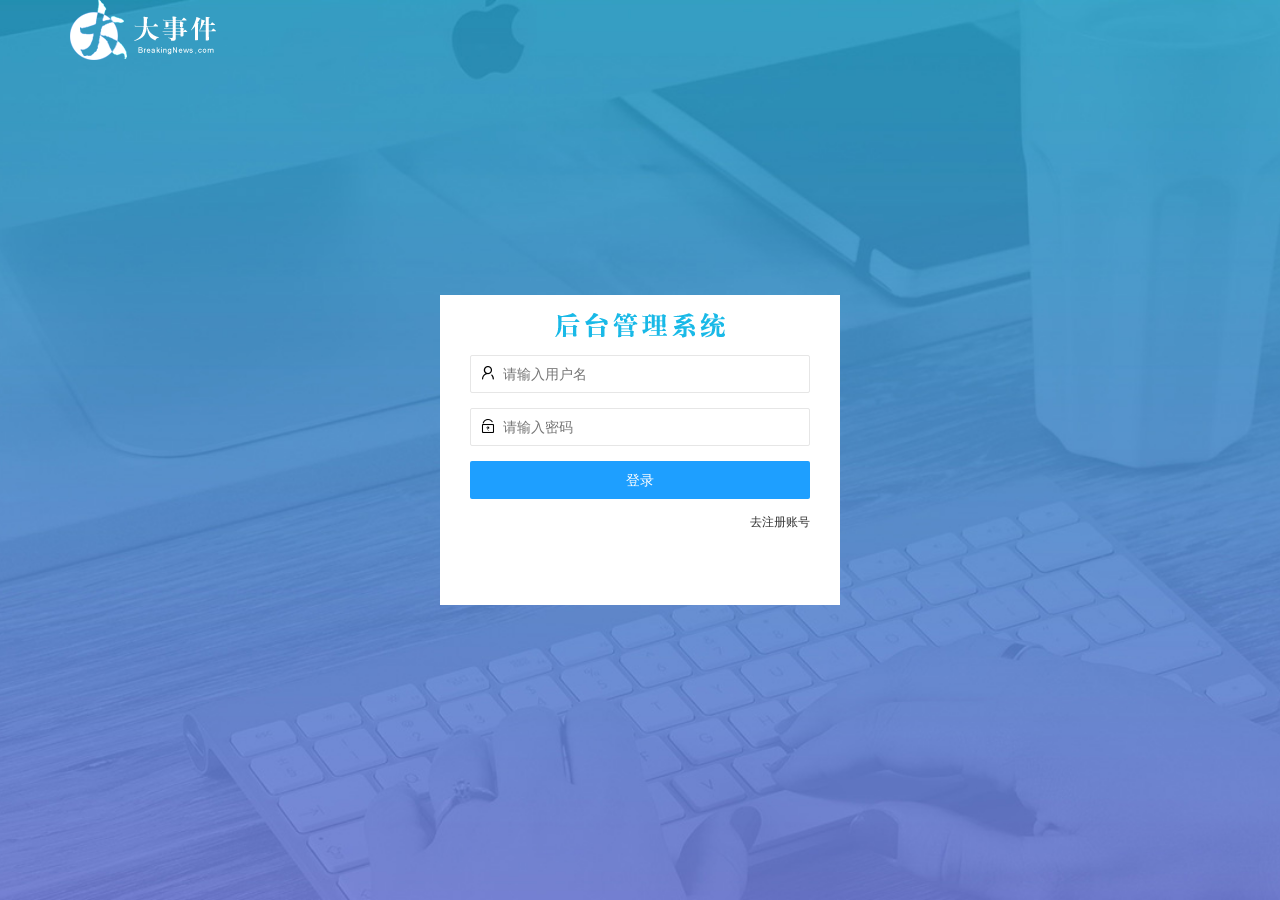
<file: login.html>
<!DOCTYPE html>
<html lang="en">
  <head>
    <meta charset="UTF-8" />
    <meta http-equiv="X-UA-Compatible" content="IE=edge" />
    <meta name="viewport" content="width=device-width, initial-scale=1.0" />
    <title>大事件-登录</title>
    <!-- 导入 LayUI 样式 -->
    <link rel="stylesheet" href="/assets/lib/layui/css/layui.css" />
    <!-- 导入自定义样式 -->
    <link rel="stylesheet" href="/assets/css/login.css" />
  </head>
  <body>
    <!-- 头部 logo 区域 -->
    <div class="layui-main">
      <img src="/assets/images/logo.png" alt="" />
    </div>

    <!-- 登录注册区域 -->
    <div class="loginAndRegBox">
      <!-- 登录标题 -->
      <div class="title-box"></div>
      <!-- 登录 -->
      <div class="login-box">
        <form class="layui-form" id="form_login">
          <!-- 用户名 -->
          <div class="layui-form-item">
            <i class="layui-icon layui-icon-username"></i>
            <input
              type="text"
              name="username"
              required
              lay-verify="required"
              placeholder="请输入用户名"
              autocomplete="off"
              class="layui-input"
            />
          </div>

          <!-- 密码 -->
          <div class="layui-form-item">
            <i class="layui-icon layui-icon-password"></i>
            <input
              type="password"
              name="password"
              required
              lay-verify="required"
              placeholder="请输入密码"
              autocomplete="off"
              class="layui-input"
            />
          </div>

          <!-- 登录按钮 -->
          <div class="layui-form-item">
            <!-- 注意：表单提交按钮和普通按钮的区别，就是 lay-submit 属性 -->
            <button
              class="layui-btn layui-btn-normal layui-btn-fluid"
              lay-submit
            >
              登录
            </button>
          </div>
          <div class="layui-form-item link">
            <a href="javascript:;" id="link_reg">去注册账号</a>
          </div>
        </form>
      </div>
      <!-- 注册 -->
      <div class="reg-box">
        <form class="layui-form" id="form_reg">
          <!-- 用户名 -->
          <div class="layui-form-item">
            <i class="layui-icon layui-icon-username"></i>
            <input
              type="text"
              name="username"
              required
              lay-verify="required"
              placeholder="请输入用户名"
              autocomplete="off"
              class="layui-input"
            />
          </div>

          <!-- 密码 -->
          <div class="layui-form-item">
            <i class="layui-icon layui-icon-password"></i>
            <input
              type="password"
              name="password"
              required
              lay-verify="required|pwd"
              placeholder="请输入密码"
              autocomplete="off"
              class="layui-input"
            />
          </div>

          <!-- 确认密码 -->
          <div class="layui-form-item">
            <i class="layui-icon layui-icon-password"></i>
            <input
              type="password"
              name="repassword"
              required
              lay-verify="required|pwd|repwd"
              placeholder="再次确认密码"
              autocomplete="off"
              class="layui-input"
            />
          </div>

          <!-- 注册按钮 -->
          <div class="layui-form-item">
            <!-- 注意：表单提交按钮和普通按钮的区别，就是 lay-submit 属性 -->
            <button
              class="layui-btn layui-btn-normal layui-btn-fluid"
              lay-submit
            >
              注册
            </button>
          </div>
          <div class="layui-form-item link">
            <a href="javascript:;" id="link_login">去登录</a>
          </div>
        </form>
      </div>
    </div>
    <script src="/assets/lib/layui/layui.all.js"></script>
    <script src="/assets/lib/jquery.js"></script>
    <script src="/assets/js/baseAPI.js"></script>
    <script src="/assets/js/login.js"></script>
  </body>
</html>
</file>
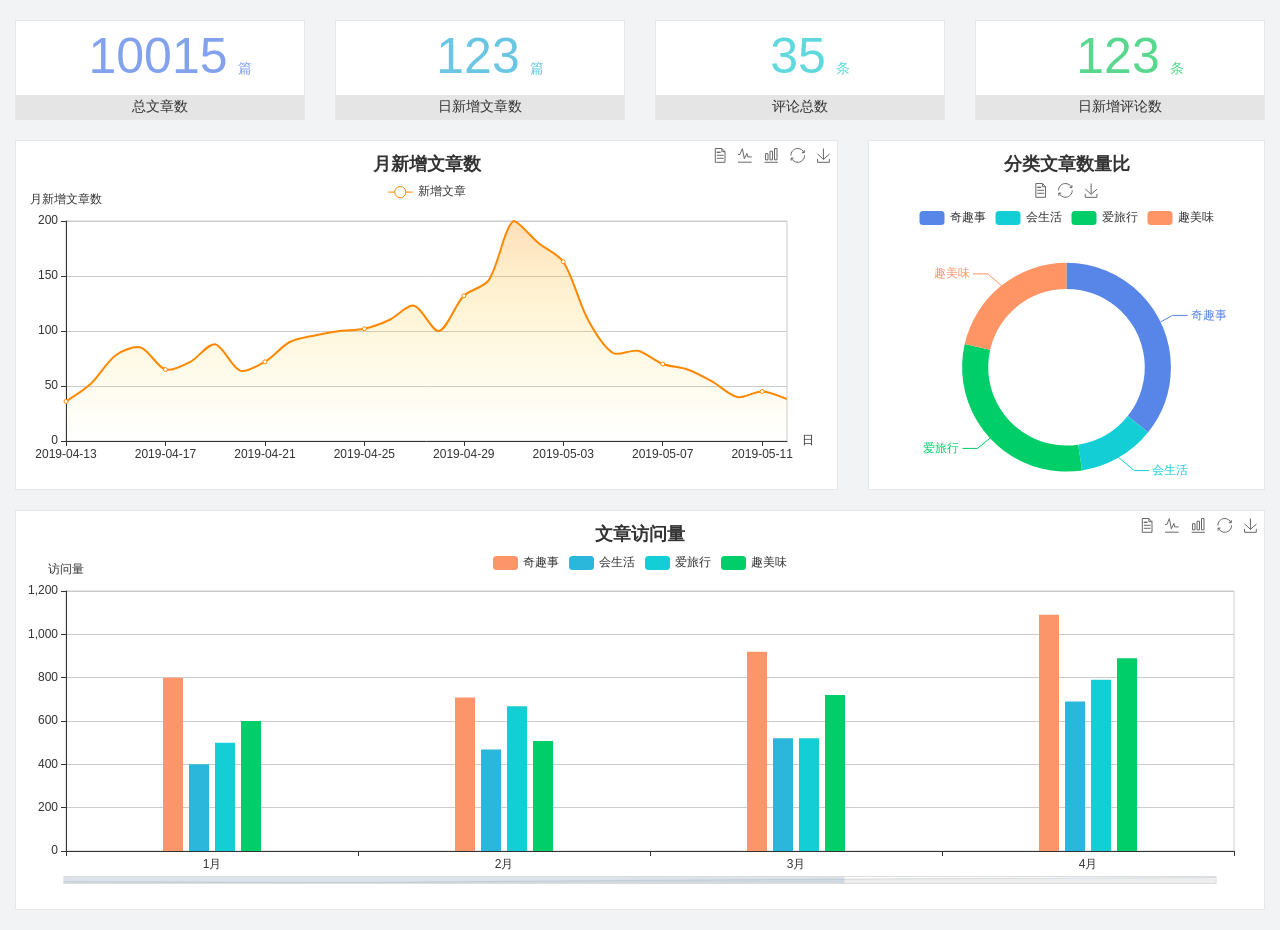
<file: home/dashboard.html>
<!DOCTYPE html>
<html lang="en">

<head>
  <meta charset="UTF-8">
  <meta name="viewport" content="width=device-width, initial-scale=1.0">
  <meta http-equiv="X-UA-Compatible" content="ie=edge">
  <title>图表统计</title>
  <link rel="stylesheet" href="../../assets/lib/bootstrap.css" />
  <link rel="stylesheet" href="../../assets/lib/main.css" />
  <script src="../../assets/lib/jquery.js"></script>
  <script type="text/javascript" src="../../assets/lib/echarts.min.js"></script>
</head>

<body>
  <div class="container-fluid">
    <div class="row spannel_list">
      <div class="col-sm-3 col-xs-6">
        <div class="spannel">
          <em>10015</em><span>篇</span>
          <b>总文章数</b>
        </div>
      </div>
      <div class="col-sm-3 col-xs-6">
        <div class="spannel scolor01">
          <em>123</em><span>篇</span>
          <b>日新增文章数</b>
        </div>
      </div>
      <div class="col-sm-3 col-xs-6">
        <div class="spannel scolor02">
          <em>35</em><span>条</span>
          <b>评论总数</b>
        </div>
      </div>
      <div class="col-sm-3 col-xs-6">
        <div class="spannel scolor03">
          <em>123</em><span>条</span>
          <b>日新增评论数</b>
        </div>
      </div>
    </div>
  </div>

  <div class="container-fluid">
    <div class="row curve-pie">
      <div class="col-lg-8 col-md-8">
        <div class="gragh_pannel" id="curve_show"></div>
      </div>
      <div class="col-lg-4 col-md-4">
        <div class="gragh_pannel" id="pie_show"></div>
      </div>
    </div>
  </div>

  <div class="container-fluid">
    <div class="column_pannel" id="column_show"></div>
  </div>

  <script>
    var oChart = echarts.init(document.getElementById('curve_show'));
    var aList_all = [
      { 'count': 36, 'date': '2019-04-13' },
      { 'count': 52, 'date': '2019-04-14' },
      { 'count': 78, 'date': '2019-04-15' },
      { 'count': 85, 'date': '2019-04-16' },
      { 'count': 65, 'date': '2019-04-17' },
      { 'count': 72, 'date': '2019-04-18' },
      { 'count': 88, 'date': '2019-04-19' },
      { 'count': 64, 'date': '2019-04-20' },
      { 'count': 72, 'date': '2019-04-21' },
      { 'count': 90, 'date': '2019-04-22' },
      { 'count': 96, 'date': '2019-04-23' },
      { 'count': 100, 'date': '2019-04-24' },
      { 'count': 102, 'date': '2019-04-25' },
      { 'count': 110, 'date': '2019-04-26' },
      { 'count': 123, 'date': '2019-04-27' },
      { 'count': 100, 'date': '2019-04-28' },
      { 'count': 132, 'date': '2019-04-29' },
      { 'count': 146, 'date': '2019-04-30' },
      { 'count': 200, 'date': '2019-05-01' },
      { 'count': 180, 'date': '2019-05-02' },
      { 'count': 163, 'date': '2019-05-03' },
      { 'count': 110, 'date': '2019-05-04' },
      { 'count': 80, 'date': '2019-05-05' },
      { 'count': 82, 'date': '2019-05-06' },
      { 'count': 70, 'date': '2019-05-07' },
      { 'count': 65, 'date': '2019-05-08' },
      { 'count': 54, 'date': '2019-05-09' },
      { 'count': 40, 'date': '2019-05-10' },
      { 'count': 45, 'date': '2019-05-11' },
      { 'count': 38, 'date': '2019-05-12' },
    ];

    let aCount = [];
    let aDate = [];

    for (var i = 0; i < aList_all.length; i++) {
      aCount.push(aList_all[i].count);
      aDate.push(aList_all[i].date);
    }

    var chartopt = {
      title: {
        text: '月新增文章数',
        left: 'center',
        top: '10'
      },
      tooltip: {
        trigger: 'axis'
      },
      legend: {
        data: ['新增文章'],
        top: '40'
      },
      toolbox: {
        show: true,
        feature: {
          mark: { show: true },
          dataView: { show: true, readOnly: false },
          magicType: { show: true, type: ['line', 'bar'] },
          restore: { show: true },
          saveAsImage: { show: true }
        }
      },
      calculable: true,
      xAxis: [
        {
          name: '日',
          type: 'category',
          boundaryGap: false,
          data: aDate
        }
      ],
      yAxis: [
        {
          name: '月新增文章数',
          type: 'value'
        }
      ],
      series: [
        {
          name: '新增文章',
          type: 'line',
          smooth: true,
          itemStyle: { normal: { areaStyle: { type: 'default' }, color: '#f80' }, lineStyle: { color: '#f80' } },
          data: aCount
        }],
      areaStyle: {
        normal: {
          color: new echarts.graphic.LinearGradient(0, 0, 0, 1, [{
            offset: 0,
            color: 'rgba(255,136,0,0.39)'
          }, {
            offset: .34,
            color: 'rgba(255,180,0,0.25)'
          }, {
            offset: 1,
            color: 'rgba(255,222,0,0.00)'
          }])

        }
      },
      grid: {
        show: true,
        x: 50,
        x2: 50,
        y: 80,
        height: 220
      }
    };

    oChart.setOption(chartopt);


    var oPie = echarts.init(document.getElementById('pie_show'));
    var oPieopt =
    {
      title: {
        top: 10,
        text: '分类文章数量比',
        x: 'center'
      },
      tooltip: {
        trigger: 'item',
        formatter: "{a} <br/>{b} : {c} ({d}%)"
      },
      color: ['#5885e8', '#13cfd5', '#00ce68', '#ff9565'],
      legend: {
        x: 'center',
        top: 65,
        data: ['奇趣事', '会生活', '爱旅行', '趣美味']
      },
      toolbox: {
        show: true,
        x: 'center',
        top: 35,
        feature: {
          mark: { show: true },
          dataView: { show: true, readOnly: false },
          magicType: {
            show: true,
            type: ['pie', 'funnel'],
            option: {
              funnel: {
                x: '25%',
                width: '50%',
                funnelAlign: 'left',
                max: 1548
              }
            }
          },
          restore: { show: true },
          saveAsImage: { show: true }
        }
      },
      calculable: true,
      series: [
        {
          name: '访问来源',
          type: 'pie',
          radius: ['45%', '60%'],
          center: ['50%', '65%'],
          data: [
            { value: 300, name: '奇趣事' },
            { value: 100, name: '会生活' },
            { value: 260, name: '爱旅行' },
            { value: 180, name: '趣美味' }
          ]
        }
      ]
    };
    oPie.setOption(oPieopt);



    var oColumn = this.echarts.init(document.getElementById('column_show'));
    var oColumnopt =
    {
      title: {
        text: '文章访问量',
        left: 'center',
        top: '10'
      },
      tooltip: {
        trigger: 'axis'
      },
      legend: {
        data: ['奇趣事', '会生活', '爱旅行', '趣美味'],
        top: '40'
      },
      toolbox: {
        show: true,
        feature: {
          mark: { show: true },
          dataView: { show: true, readOnly: false },
          magicType: { show: true, type: ['line', 'bar'] },
          restore: { show: true },
          saveAsImage: { show: true }
        }
      },
      calculable: true,
      xAxis: [
        {
          type: 'category',
          data: ['1月', '2月', '3月', '4月', '5月']
        }
      ],
      yAxis: [
        {
          name: '访问量',
          type: 'value'
        }
      ],
      series: [
        {
          name: '奇趣事',
          type: 'bar',
          barWidth: 20,
          itemStyle: {
            normal: { areaStyle: { type: 'default' }, color: '#fd956a' }
          },
          data: [800, 708, 920, 1090, 1200]
        },
        {
          name: '会生活',
          type: 'bar',
          barWidth: 20,
          itemStyle: {
            normal: { areaStyle: { type: 'default' }, color: '#2bb6db' }
          },
          data: [400, 468, 520, 690, 800]
        },
        {
          name: '爱旅行',
          type: 'bar',
          barWidth: 20,
          itemStyle: {
            normal: { areaStyle: { type: 'default' }, color: '#13cfd5' }
          },
          data: [500, 668, 520, 790, 900]
        },
        {
          name: '趣美味',
          type: 'bar',
          barWidth: 20,
          itemStyle: {
            normal: { areaStyle: { type: 'default' }, color: '#00ce68' }
          },
          data: [600, 508, 720, 890, 1000]
        }
      ],
      grid: {
        show: true,
        x: 50,
        x2: 30,
        y: 80,
        height: 260
      },
      dataZoom: [//给x轴设置滚动条
        {
          start: 0,//默认为0
          end: 100 - 1000 / 31,//默认为100
          type: 'slider',
          show: true,
          xAxisIndex: [0],
          handleSize: 0,//滑动条的 左右2个滑动条的大小
          height: 8,//组件高度
          left: 45, //左边的距离
          right: 50,//右边的距离
          bottom: 26,//右边的距离
          handleColor: '#ddd',//h滑动图标的颜色
          handleStyle: {
            borderColor: "#cacaca",
            borderWidth: "1",
            shadowBlur: 2,
            background: "#ddd",
            shadowColor: "#ddd",
          }
        }]
    };
    oColumn.setOption(oColumnopt);
  </script>
</body>

</html>
</file>
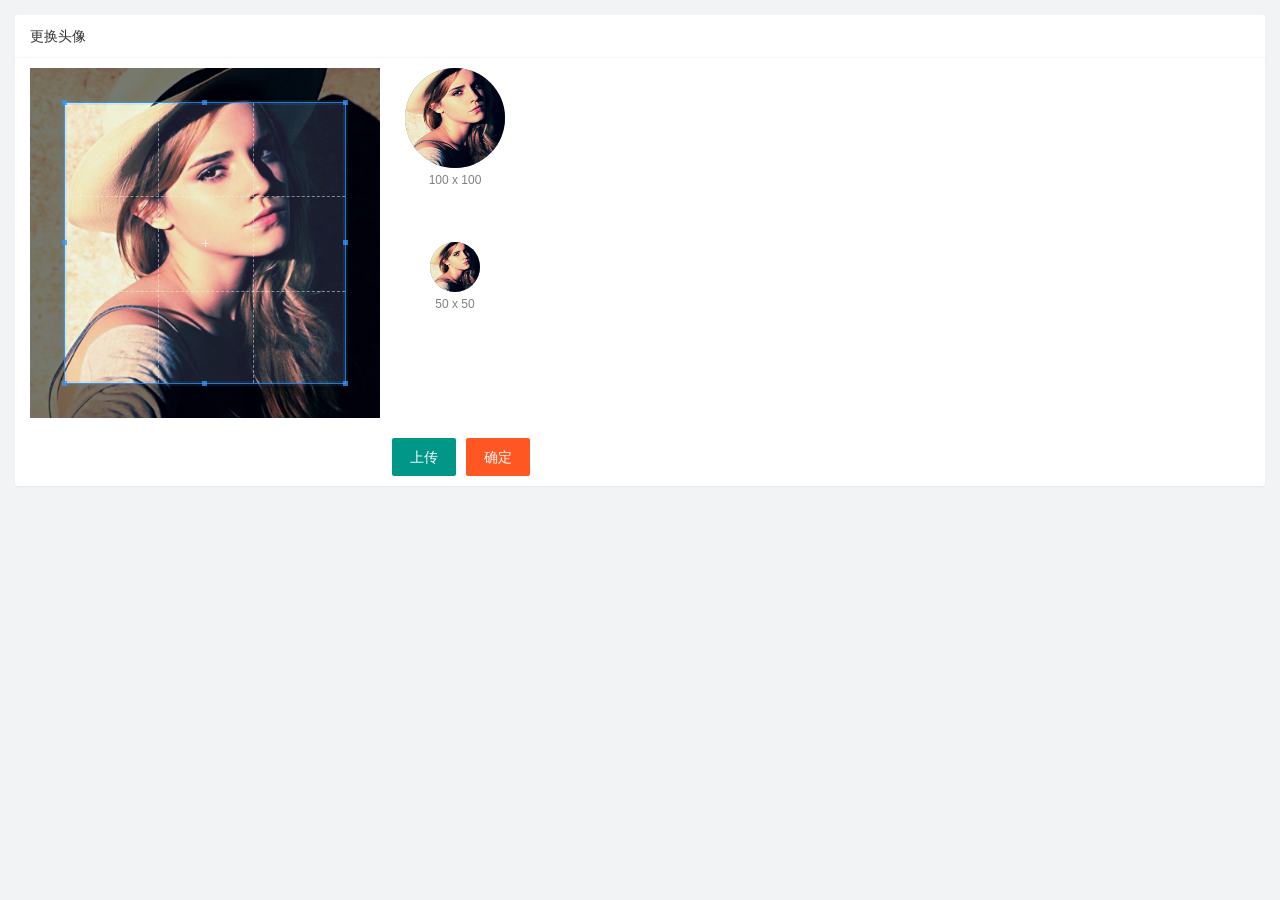
<file: user/user_avatar.html>
<!DOCTYPE html>
<html lang="en">

<head>
    <meta charset="UTF-8" />
    <meta http-equiv="X-UA-Compatible" content="IE=edge" />
    <meta name="viewport" content="width=device-width, initial-scale=1.0" />
    <title>Document</title>
    <link rel="stylesheet" href="/assets/lib/layui/css/layui.css" />
    <link rel="stylesheet" href="/assets/lib/cropper/cropper.css" />
    <link rel="stylesheet" href="/assets/css/user/user_avatar.css" />
</head>

<body>
    <div class="layui-card">
        <div class="layui-card-header">更换头像</div>
        <div class="layui-card-body">
            <!-- 第一行的图片裁剪和预览区域 -->
            <div class="row1">
                <!-- 图片裁剪区域 -->
                <div class="cropper-box">
                    <!-- 这个 img 标签很重要，将来会把它初始化为裁剪区域 -->
                    <img id="image" src="/assets/images/sample.jpg" />
                </div>
                <!-- 图片的预览区域 -->
                <div class="preview-box">
                    <div>
                        <!-- 宽高为 100px 的预览区域 -->
                        <div class="img-preview w100"></div>
                        <p class="size">100 x 100</p>
                    </div>
                    <div>
                        <!-- 宽高为 50px 的预览区域 -->
                        <div class="img-preview w50"></div>
                        <p class="size">50 x 50</p>
                    </div>
                </div>
            </div>
            <!-- 第二行的按钮区域 -->
            <div class="row2">
                <input type="file" name="" id="file">
                <button type="button" class="layui-btn" id="btnChooseImage">上传</button>
                <button type="button" class="layui-btn layui-btn-danger" id="btnUpload">确定</button>
            </div>
        </div>
    </div>
    <script src="/assets/lib/layui/layui.all.js"></script>
    <script src="/assets/lib/jquery.js"></script>
    <script src="/assets/lib/cropper/Cropper.js"></script>
    <script src="/assets/lib/cropper/jquery-cropper.js"></script>
    <script src="/assets/js/baseAPI.js"></script>
    <script src="/assets/js/user/user_avatar.js"></script>
</body>

</html>
</file>
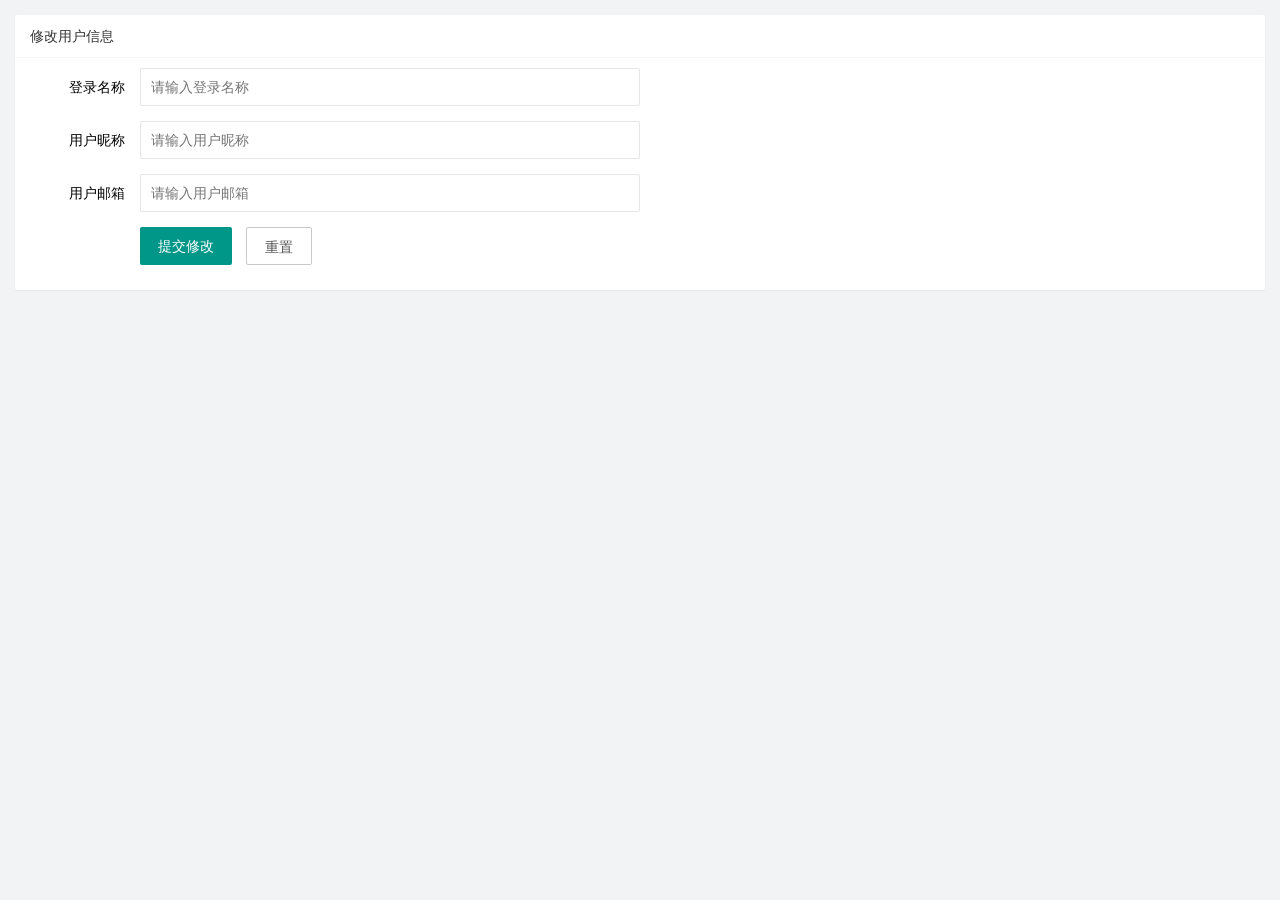
<file: user/user_info.html>
<!DOCTYPE html>
<html lang="en">

<head>
    <meta charset="UTF-8" />
    <meta http-equiv="X-UA-Compatible" content="IE=edge" />
    <meta name="viewport" content="width=device-width, initial-scale=1.0" />
    <title>Document</title>
    <link rel="stylesheet" href="/assets/lib/layui/css/layui.css">
    <link rel="stylesheet" href="/assets/css/user/user_info.css" />
</head>

<body>
    <div class="layui-card">
        <div class="layui-card-header">修改用户信息</div>
        <div class="layui-card-body">
            <!-- form 表单 -->
            <form class="layui-form" action="" lay-filter="formUserInfo">
                <!-- 设置隐藏域 -->
                <input type="hidden" name="id">
                <div class="layui-form-item">
                    <label class="layui-form-label">登录名称</label>
                    <div class="layui-input-block">
                        <input type="text" name="username" required readonly lay-verify="required" placeholder="请输入登录名称"
                            autocomplete="off" class="layui-input" />
                    </div>
                </div>
                <div class="layui-form-item">
                    <label class="layui-form-label">用户昵称</label>
                    <div class="layui-input-block">
                        <input type="text" name="nickname" required lay-verify="required|nickname" placeholder="请输入用户昵称"
                            autocomplete="off" class="layui-input" />
                    </div>
                </div>
                <div class="layui-form-item">
                    <label class="layui-form-label">用户邮箱</label>
                    <div class="layui-input-block">
                        <input type="text" name="email" required lay-verify="required|email" placeholder="请输入用户邮箱"
                            autocomplete="off" class="layui-input" />
                    </div>
                </div>
                <div class="layui-form-item">
                    <div class="layui-input-block">
                        <button class="layui-btn" lay-submit lay-filter="formDemo">提交修改</button>
                        <button type="reset" class="layui-btn layui-btn-primary" id="btnResrt">重置</button>
                    </div>
                </div>
            </form>
        </div>
    </div>

    <script src="/assets/lib/layui/layui.all.js"></script>
    <script src="/assets/lib/jquery.js"></script>
    <script src="/assets/js/baseAPI.js"></script>
    <script src="/assets/js/user/user_info.js"></script>
</body>

</html>
</file>
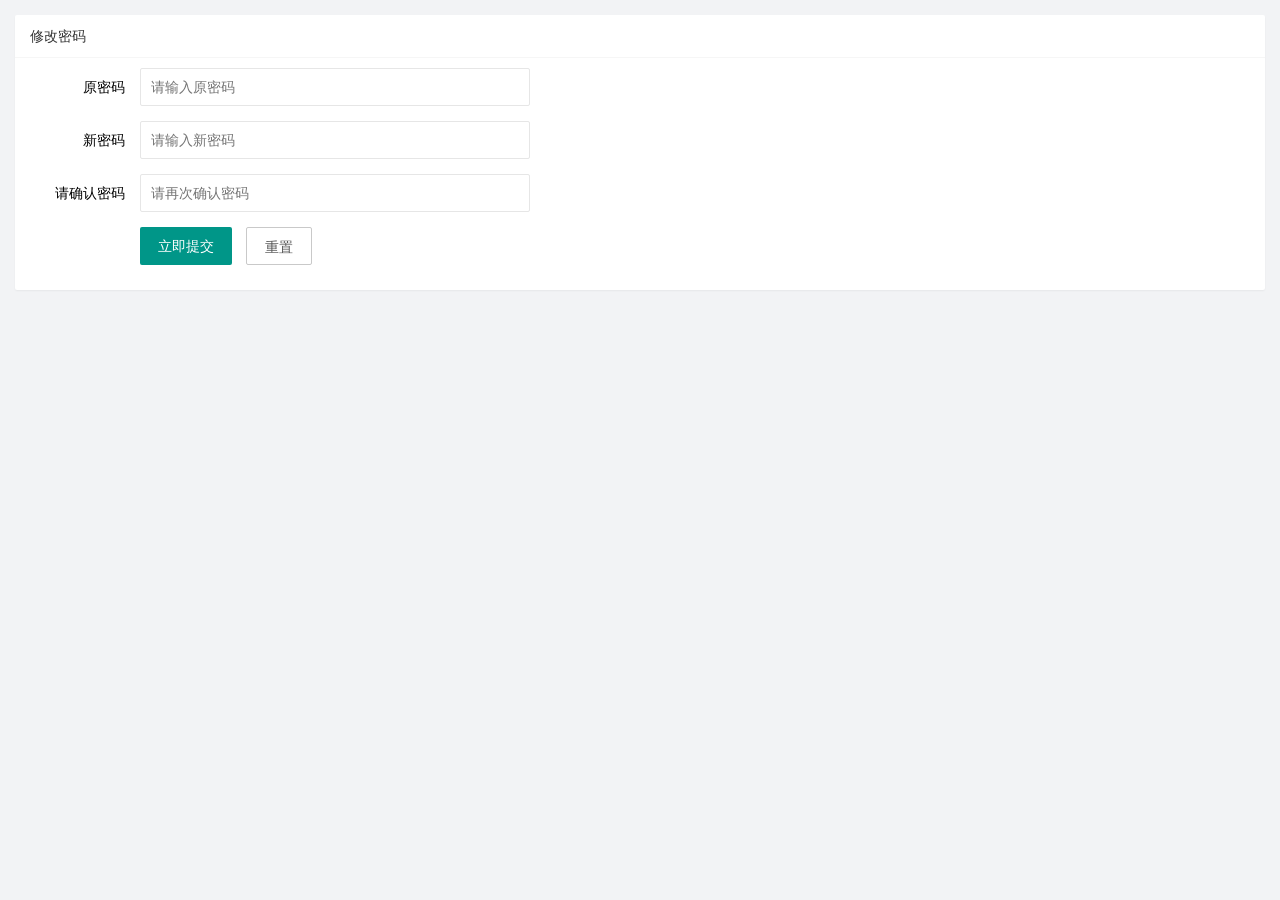
<file: user/user_pwd.html>
<!DOCTYPE html>
<html lang="en">

<head>
    <meta charset="UTF-8" />
    <meta http-equiv="X-UA-Compatible" content="IE=edge" />
    <meta name="viewport" content="width=device-width, initial-scale=1.0" />
    <title>Document</title>
    <link rel="stylesheet" href="/assets/lib/layui/css/layui.css" />
    <link rel="stylesheet" href="/assets/css/user/user_pwd.css" />
</head>

<body>
    <div class="layui-card">
        <div class="layui-card-header">修改密码</div>
        <div class="layui-card-body">
            <form class="layui-form" action="">
                <div class="layui-form-item">
                    <label class="layui-form-label">原密码</label>
                    <div class="layui-input-block">
                        <input type="password" name="oldPwd" required lay-verify="required|pwd" placeholder="请输入原密码"
                            autocomplete="off" class="layui-input" />
                    </div>
                </div>
                <div class="layui-form-item">
                    <label class="layui-form-label">新密码</label>
                    <div class="layui-input-block">
                        <input type="password" name="newPwd" required lay-verify="required|pwd|samePwd"
                            placeholder="请输入新密码" autocomplete="off" class="layui-input" />
                    </div>
                </div>
                <div class="layui-form-item">
                    <label class="layui-form-label">请确认密码</label>
                    <div class="layui-input-block">
                        <input type="password" name="rePwd" required lay-verify="required|rePwd" placeholder="请再次确认密码"
                            autocomplete="off" class="layui-input" />
                    </div>
                </div>
                <div class="layui-form-item">
                    <div class="layui-input-block">
                        <button class="layui-btn" lay-submit lay-filter="formDemo">
                            立即提交
                        </button>
                        <button type="reset" class="layui-btn layui-btn-primary">
                            重置
                        </button>
                    </div>
                </div>
            </form>
        </div>
    </div>
    <!-- 导入 layui 的 js -->
    <script src="/assets/lib/layui/layui.all.js"></script>
    <!-- 导入 jQuery -->
    <script src="/assets/lib/jquery.js"></script>
    <!-- 导入 baseAPI -->
    <script src="/assets/js/baseAPI.js"></script>
    <!-- 导入自己的 js -->
    <script src="/assets/js/user/user_pwd.js"></script>
</body>

</html>
</file>
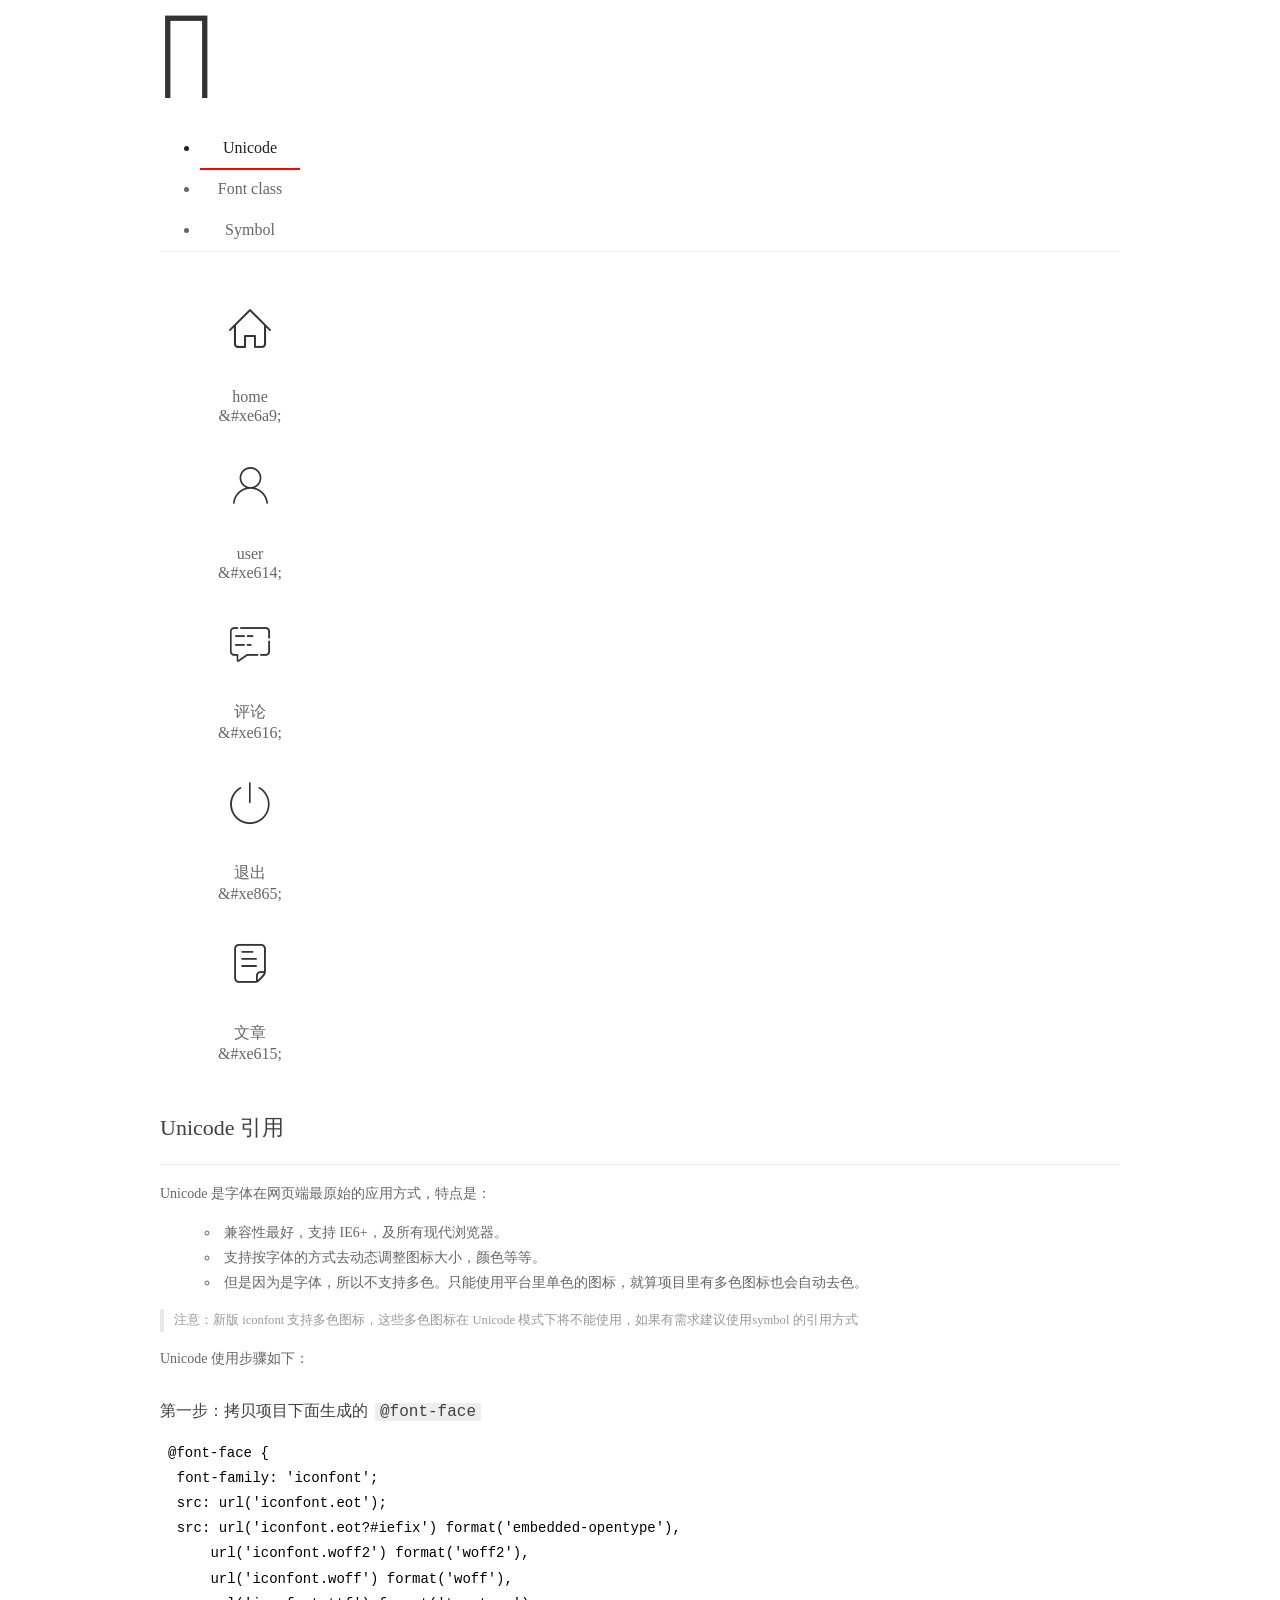
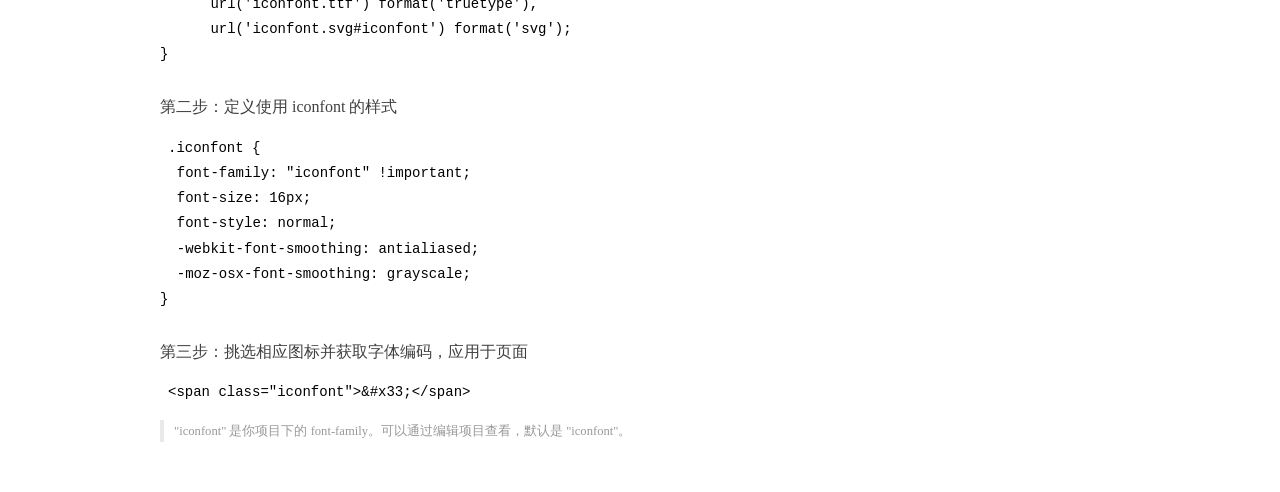
<file: assets/fonts/demo_index.html>
<!DOCTYPE html>
<html>
<head>
  <meta charset="utf-8"/>
  <title>IconFont Demo</title>
  <link rel="shortcut icon" href="https://gtms04.alicdn.com/tps/i4/TB1_oz6GVXXXXaFXpXXJDFnIXXX-64-64.ico" type="image/x-icon"/>
  <link rel="stylesheet" href="https://g.alicdn.com/thx/cube/1.3.2/cube.min.css">
  <link rel="stylesheet" href="demo.css">
  <link rel="stylesheet" href="iconfont.css">
  <script src="iconfont.js"></script>
  <!-- jQuery -->
  <script src="https://a1.alicdn.com/oss/uploads/2018/12/26/7bfddb60-08e8-11e9-9b04-53e73bb6408b.js"></script>
  <!-- 代码高亮 -->
  <script src="https://a1.alicdn.com/oss/uploads/2018/12/26/a3f714d0-08e6-11e9-8a15-ebf944d7534c.js"></script>
</head>
<body>
  <div class="main">
    <h1 class="logo"><a href="https://www.iconfont.cn/" title="iconfont 首页" target="_blank">&#xe86b;</a></h1>
    <div class="nav-tabs">
      <ul id="tabs" class="dib-box">
        <li class="dib active"><span>Unicode</span></li>
        <li class="dib"><span>Font class</span></li>
        <li class="dib"><span>Symbol</span></li>
      </ul>
      
    </div>
    <div class="tab-container">
      <div class="content unicode" style="display: block;">
          <ul class="icon_lists dib-box">
          
            <li class="dib">
              <span class="icon iconfont">&#xe6a9;</span>
                <div class="name">home</div>
                <div class="code-name">&amp;#xe6a9;</div>
              </li>
          
            <li class="dib">
              <span class="icon iconfont">&#xe614;</span>
                <div class="name">user</div>
                <div class="code-name">&amp;#xe614;</div>
              </li>
          
            <li class="dib">
              <span class="icon iconfont">&#xe616;</span>
                <div class="name">评论</div>
                <div class="code-name">&amp;#xe616;</div>
              </li>
          
            <li class="dib">
              <span class="icon iconfont">&#xe865;</span>
                <div class="name">退出</div>
                <div class="code-name">&amp;#xe865;</div>
              </li>
          
            <li class="dib">
              <span class="icon iconfont">&#xe615;</span>
                <div class="name">文章</div>
                <div class="code-name">&amp;#xe615;</div>
              </li>
          
          </ul>
          <div class="article markdown">
          <h2 id="unicode-">Unicode 引用</h2>
          <hr>

          <p>Unicode 是字体在网页端最原始的应用方式，特点是：</p>
          <ul>
            <li>兼容性最好，支持 IE6+，及所有现代浏览器。</li>
            <li>支持按字体的方式去动态调整图标大小，颜色等等。</li>
            <li>但是因为是字体，所以不支持多色。只能使用平台里单色的图标，就算项目里有多色图标也会自动去色。</li>
          </ul>
          <blockquote>
            <p>注意：新版 iconfont 支持多色图标，这些多色图标在 Unicode 模式下将不能使用，如果有需求建议使用symbol 的引用方式</p>
          </blockquote>
          <p>Unicode 使用步骤如下：</p>
          <h3 id="-font-face">第一步：拷贝项目下面生成的 <code>@font-face</code></h3>
<pre><code class="language-css"
>@font-face {
  font-family: 'iconfont';
  src: url('iconfont.eot');
  src: url('iconfont.eot?#iefix') format('embedded-opentype'),
      url('iconfont.woff2') format('woff2'),
      url('iconfont.woff') format('woff'),
      url('iconfont.ttf') format('truetype'),
      url('iconfont.svg#iconfont') format('svg');
}
</code></pre>
          <h3 id="-iconfont-">第二步：定义使用 iconfont 的样式</h3>
<pre><code class="language-css"
>.iconfont {
  font-family: "iconfont" !important;
  font-size: 16px;
  font-style: normal;
  -webkit-font-smoothing: antialiased;
  -moz-osx-font-smoothing: grayscale;
}
</code></pre>
          <h3 id="-">第三步：挑选相应图标并获取字体编码，应用于页面</h3>
<pre>
<code class="language-html"
>&lt;span class="iconfont"&gt;&amp;#x33;&lt;/span&gt;
</code></pre>
          <blockquote>
            <p>"iconfont" 是你项目下的 font-family。可以通过编辑项目查看，默认是 "iconfont"。</p>
          </blockquote>
          </div>
      </div>
      <div class="content font-class">
        <ul class="icon_lists dib-box">
          
          <li class="dib">
            <span class="icon iconfont icon-home"></span>
            <div class="name">
              home
            </div>
            <div class="code-name">.icon-home
            </div>
          </li>
          
          <li class="dib">
            <span class="icon iconfont icon-user"></span>
            <div class="name">
              user
            </div>
            <div class="code-name">.icon-user
            </div>
          </li>
          
          <li class="dib">
            <span class="icon iconfont icon-pinglun"></span>
            <div class="name">
              评论
            </div>
            <div class="code-name">.icon-pinglun
            </div>
          </li>
          
          <li class="dib">
            <span class="icon iconfont icon-tuichu"></span>
            <div class="name">
              退出
            </div>
            <div class="code-name">.icon-tuichu
            </div>
          </li>
          
          <li class="dib">
            <span class="icon iconfont icon-16"></span>
            <div class="name">
              文章
            </div>
            <div class="code-name">.icon-16
            </div>
          </li>
          
        </ul>
        <div class="article markdown">
        <h2 id="font-class-">font-class 引用</h2>
        <hr>

        <p>font-class 是 Unicode 使用方式的一种变种，主要是解决 Unicode 书写不直观，语意不明确的问题。</p>
        <p>与 Unicode 使用方式相比，具有如下特点：</p>
        <ul>
          <li>兼容性良好，支持 IE8+，及所有现代浏览器。</li>
          <li>相比于 Unicode 语意明确，书写更直观。可以很容易分辨这个 icon 是什么。</li>
          <li>因为使用 class 来定义图标，所以当要替换图标时，只需要修改 class 里面的 Unicode 引用。</li>
          <li>不过因为本质上还是使用的字体，所以多色图标还是不支持的。</li>
        </ul>
        <p>使用步骤如下：</p>
        <h3 id="-fontclass-">第一步：引入项目下面生成的 fontclass 代码：</h3>
<pre><code class="language-html">&lt;link rel="stylesheet" href="./iconfont.css"&gt;
</code></pre>
        <h3 id="-">第二步：挑选相应图标并获取类名，应用于页面：</h3>
<pre><code class="language-html">&lt;span class="iconfont icon-xxx"&gt;&lt;/span&gt;
</code></pre>
        <blockquote>
          <p>"
            iconfont" 是你项目下的 font-family。可以通过编辑项目查看，默认是 "iconfont"。</p>
        </blockquote>
      </div>
      </div>
      <div class="content symbol">
          <ul class="icon_lists dib-box">
          
            <li class="dib">
                <svg class="icon svg-icon" aria-hidden="true">
                  <use xlink:href="#icon-home"></use>
                </svg>
                <div class="name">home</div>
                <div class="code-name">#icon-home</div>
            </li>
          
            <li class="dib">
                <svg class="icon svg-icon" aria-hidden="true">
                  <use xlink:href="#icon-user"></use>
                </svg>
                <div class="name">user</div>
                <div class="code-name">#icon-user</div>
            </li>
          
            <li class="dib">
                <svg class="icon svg-icon" aria-hidden="true">
                  <use xlink:href="#icon-pinglun"></use>
                </svg>
                <div class="name">评论</div>
                <div class="code-name">#icon-pinglun</div>
            </li>
          
            <li class="dib">
                <svg class="icon svg-icon" aria-hidden="true">
                  <use xlink:href="#icon-tuichu"></use>
                </svg>
                <div class="name">退出</div>
                <div class="code-name">#icon-tuichu</div>
            </li>
          
            <li class="dib">
                <svg class="icon svg-icon" aria-hidden="true">
                  <use xlink:href="#icon-16"></use>
                </svg>
                <div class="name">文章</div>
                <div class="code-name">#icon-16</div>
            </li>
          
          </ul>
          <div class="article markdown">
          <h2 id="symbol-">Symbol 引用</h2>
          <hr>

          <p>这是一种全新的使用方式，应该说这才是未来的主流，也是平台目前推荐的用法。相关介绍可以参考这篇<a href="">文章</a>
            这种用法其实是做了一个 SVG 的集合，与另外两种相比具有如下特点：</p>
          <ul>
            <li>支持多色图标了，不再受单色限制。</li>
            <li>通过一些技巧，支持像字体那样，通过 <code>font-size</code>, <code>color</code> 来调整样式。</li>
            <li>兼容性较差，支持 IE9+，及现代浏览器。</li>
            <li>浏览器渲染 SVG 的性能一般，还不如 png。</li>
          </ul>
          <p>使用步骤如下：</p>
          <h3 id="-symbol-">第一步：引入项目下面生成的 symbol 代码：</h3>
<pre><code class="language-html">&lt;script src="./iconfont.js"&gt;&lt;/script&gt;
</code></pre>
          <h3 id="-css-">第二步：加入通用 CSS 代码（引入一次就行）：</h3>
<pre><code class="language-html">&lt;style&gt;
.icon {
  width: 1em;
  height: 1em;
  vertical-align: -0.15em;
  fill: currentColor;
  overflow: hidden;
}
&lt;/style&gt;
</code></pre>
          <h3 id="-">第三步：挑选相应图标并获取类名，应用于页面：</h3>
<pre><code class="language-html">&lt;svg class="icon" aria-hidden="true"&gt;
  &lt;use xlink:href="#icon-xxx"&gt;&lt;/use&gt;
&lt;/svg&gt;
</code></pre>
          </div>
      </div>

    </div>
  </div>
  <script>
  $(document).ready(function () {
      $('.tab-container .content:first').show()

      $('#tabs li').click(function (e) {
        var tabContent = $('.tab-container .content')
        var index = $(this).index()

        if ($(this).hasClass('active')) {
          return
        } else {
          $('#tabs li').removeClass('active')
          $(this).addClass('active')

          tabContent.hide().eq(index).fadeIn()
        }
      })
    })
  </script>
</body>
</html>
</file>
<file: assets/lib/layui/css/layui.css>
/** layui-v2.5.5 MIT License By https://www.layui.com */
 .layui-inline,img{display:inline-block;vertical-align:middle}h1,h2,h3,h4,h5,h6{font-weight:400}.layui-edge,.layui-header,.layui-inline,.layui-main{position:relative}.layui-body,.layui-edge,.layui-elip{overflow:hidden}.layui-btn,.layui-edge,.layui-inline,img{vertical-align:middle}.layui-btn,.layui-disabled,.layui-icon,.layui-unselect{-moz-user-select:none;-webkit-user-select:none;-ms-user-select:none}.layui-elip,.layui-form-checkbox span,.layui-form-pane .layui-form-label{text-overflow:ellipsis;white-space:nowrap}.layui-breadcrumb,.layui-tree-btnGroup{visibility:hidden}blockquote,body,button,dd,div,dl,dt,form,h1,h2,h3,h4,h5,h6,input,li,ol,p,pre,td,textarea,th,ul{margin:0;padding:0;-webkit-tap-highlight-color:rgba(0,0,0,0)}a:active,a:hover{outline:0}img{border:none}li{list-style:none}table{border-collapse:collapse;border-spacing:0}h4,h5,h6{font-size:100%}button,input,optgroup,option,select,textarea{font-family:inherit;font-size:inherit;font-style:inherit;font-weight:inherit;outline:0}pre{white-space:pre-wrap;white-space:-moz-pre-wrap;white-space:-pre-wrap;white-space:-o-pre-wrap;word-wrap:break-word}body{line-height:24px;font:14px Helvetica Neue,Helvetica,PingFang SC,Tahoma,Arial,sans-serif}hr{height:1px;margin:10px 0;border:0;clear:both}a{color:#333;text-decoration:none}a:hover{color:#777}a cite{font-style:normal;*cursor:pointer}.layui-border-box,.layui-border-box *{box-sizing:border-box}.layui-box,.layui-box *{box-sizing:content-box}.layui-clear{clear:both;*zoom:1}.layui-clear:after{content:'\20';clear:both;*zoom:1;display:block;height:0}.layui-inline{*display:inline;*zoom:1}.layui-edge{display:inline-block;width:0;height:0;border-width:6px;border-style:dashed;border-color:transparent}.layui-edge-top{top:-4px;border-bottom-color:#999;border-bottom-style:solid}.layui-edge-right{border-left-color:#999;border-left-style:solid}.layui-edge-bottom{top:2px;border-top-color:#999;border-top-style:solid}.layui-edge-left{border-right-color:#999;border-right-style:solid}.layui-disabled,.layui-disabled:hover{color:#d2d2d2!important;cursor:not-allowed!important}.layui-circle{border-radius:100%}.layui-show{display:block!important}.layui-hide{display:none!important}@font-face{font-family:layui-icon;src:url(../font/iconfont.eot?v=250);src:url(../font/iconfont.eot?v=250#iefix) format('embedded-opentype'),url(../font/iconfont.woff2?v=250) format('woff2'),url(../font/iconfont.woff?v=250) format('woff'),url(../font/iconfont.ttf?v=250) format('truetype'),url(../font/iconfont.svg?v=250#layui-icon) format('svg')}.layui-icon{font-family:layui-icon!important;font-size:16px;font-style:normal;-webkit-font-smoothing:antialiased;-moz-osx-font-smoothing:grayscale}.layui-icon-reply-fill:before{content:"\e611"}.layui-icon-set-fill:before{content:"\e614"}.layui-icon-menu-fill:before{content:"\e60f"}.layui-icon-search:before{content:"\e615"}.layui-icon-share:before{content:"\e641"}.layui-icon-set-sm:before{content:"\e620"}.layui-icon-engine:before{content:"\e628"}.layui-icon-close:before{content:"\1006"}.layui-icon-close-fill:before{content:"\1007"}.layui-icon-chart-screen:before{content:"\e629"}.layui-icon-star:before{content:"\e600"}.layui-icon-circle-dot:before{content:"\e617"}.layui-icon-chat:before{content:"\e606"}.layui-icon-release:before{content:"\e609"}.layui-icon-list:before{content:"\e60a"}.layui-icon-chart:before{content:"\e62c"}.layui-icon-ok-circle:before{content:"\1005"}.layui-icon-layim-theme:before{content:"\e61b"}.layui-icon-table:before{content:"\e62d"}.layui-icon-right:before{content:"\e602"}.layui-icon-left:before{content:"\e603"}.layui-icon-cart-simple:before{content:"\e698"}.layui-icon-face-cry:before{content:"\e69c"}.layui-icon-face-smile:before{content:"\e6af"}.layui-icon-survey:before{content:"\e6b2"}.layui-icon-tree:before{content:"\e62e"}.layui-icon-upload-circle:before{content:"\e62f"}.layui-icon-add-circle:before{content:"\e61f"}.layui-icon-download-circle:before{content:"\e601"}.layui-icon-templeate-1:before{content:"\e630"}.layui-icon-util:before{content:"\e631"}.layui-icon-face-surprised:before{content:"\e664"}.layui-icon-edit:before{content:"\e642"}.layui-icon-speaker:before{content:"\e645"}.layui-icon-down:before{content:"\e61a"}.layui-icon-file:before{content:"\e621"}.layui-icon-layouts:before{content:"\e632"}.layui-icon-rate-half:before{content:"\e6c9"}.layui-icon-add-circle-fine:before{content:"\e608"}.layui-icon-prev-circle:before{content:"\e633"}.layui-icon-read:before{content:"\e705"}.layui-icon-404:before{content:"\e61c"}.layui-icon-carousel:before{content:"\e634"}.layui-icon-help:before{content:"\e607"}.layui-icon-code-circle:before{content:"\e635"}.layui-icon-water:before{content:"\e636"}.layui-icon-username:before{content:"\e66f"}.layui-icon-find-fill:before{content:"\e670"}.layui-icon-about:before{content:"\e60b"}.layui-icon-location:before{content:"\e715"}.layui-icon-up:before{content:"\e619"}.layui-icon-pause:before{content:"\e651"}.layui-icon-date:before{content:"\e637"}.layui-icon-layim-uploadfile:before{content:"\e61d"}.layui-icon-delete:before{content:"\e640"}.layui-icon-play:before{content:"\e652"}.layui-icon-top:before{content:"\e604"}.layui-icon-friends:before{content:"\e612"}.layui-icon-refresh-3:before{content:"\e9aa"}.layui-icon-ok:before{content:"\e605"}.layui-icon-layer:before{content:"\e638"}.layui-icon-face-smile-fine:before{content:"\e60c"}.layui-icon-dollar:before{content:"\e659"}.layui-icon-group:before{content:"\e613"}.layui-icon-layim-download:before{content:"\e61e"}.layui-icon-picture-fine:before{content:"\e60d"}.layui-icon-link:before{content:"\e64c"}.layui-icon-diamond:before{content:"\e735"}.layui-icon-log:before{content:"\e60e"}.layui-icon-rate-solid:before{content:"\e67a"}.layui-icon-fonts-del:before{content:"\e64f"}.layui-icon-unlink:before{content:"\e64d"}.layui-icon-fonts-clear:before{content:"\e639"}.layui-icon-triangle-r:before{content:"\e623"}.layui-icon-circle:before{content:"\e63f"}.layui-icon-radio:before{content:"\e643"}.layui-icon-align-center:before{content:"\e647"}.layui-icon-align-right:before{content:"\e648"}.layui-icon-align-left:before{content:"\e649"}.layui-icon-loading-1:before{content:"\e63e"}.layui-icon-return:before{content:"\e65c"}.layui-icon-fonts-strong:before{content:"\e62b"}.layui-icon-upload:before{content:"\e67c"}.layui-icon-dialogue:before{content:"\e63a"}.layui-icon-video:before{content:"\e6ed"}.layui-icon-headset:before{content:"\e6fc"}.layui-icon-cellphone-fine:before{content:"\e63b"}.layui-icon-add-1:before{content:"\e654"}.layui-icon-face-smile-b:before{content:"\e650"}.layui-icon-fonts-html:before{content:"\e64b"}.layui-icon-form:before{content:"\e63c"}.layui-icon-cart:before{content:"\e657"}.layui-icon-camera-fill:before{content:"\e65d"}.layui-icon-tabs:before{content:"\e62a"}.layui-icon-fonts-code:before{content:"\e64e"}.layui-icon-fire:before{content:"\e756"}.layui-icon-set:before{content:"\e716"}.layui-icon-fonts-u:before{content:"\e646"}.layui-icon-triangle-d:before{content:"\e625"}.layui-icon-tips:before{content:"\e702"}.layui-icon-picture:before{content:"\e64a"}.layui-icon-more-vertical:before{content:"\e671"}.layui-icon-flag:before{content:"\e66c"}.layui-icon-loading:before{content:"\e63d"}.layui-icon-fonts-i:before{content:"\e644"}.layui-icon-refresh-1:before{content:"\e666"}.layui-icon-rmb:before{content:"\e65e"}.layui-icon-home:before{content:"\e68e"}.layui-icon-user:before{content:"\e770"}.layui-icon-notice:before{content:"\e667"}.layui-icon-login-weibo:before{content:"\e675"}.layui-icon-voice:before{content:"\e688"}.layui-icon-upload-drag:before{content:"\e681"}.layui-icon-login-qq:before{content:"\e676"}.layui-icon-snowflake:before{content:"\e6b1"}.layui-icon-file-b:before{content:"\e655"}.layui-icon-template:before{content:"\e663"}.layui-icon-auz:before{content:"\e672"}.layui-icon-console:before{content:"\e665"}.layui-icon-app:before{content:"\e653"}.layui-icon-prev:before{content:"\e65a"}.layui-icon-website:before{content:"\e7ae"}.layui-icon-next:before{content:"\e65b"}.layui-icon-component:before{content:"\e857"}.layui-icon-more:before{content:"\e65f"}.layui-icon-login-wechat:before{content:"\e677"}.layui-icon-shrink-right:before{content:"\e668"}.layui-icon-spread-left:before{content:"\e66b"}.layui-icon-camera:before{content:"\e660"}.layui-icon-note:before{content:"\e66e"}.layui-icon-refresh:before{content:"\e669"}.layui-icon-female:before{content:"\e661"}.layui-icon-male:before{content:"\e662"}.layui-icon-password:before{content:"\e673"}.layui-icon-senior:before{content:"\e674"}.layui-icon-theme:before{content:"\e66a"}.layui-icon-tread:before{content:"\e6c5"}.layui-icon-praise:before{content:"\e6c6"}.layui-icon-star-fill:before{content:"\e658"}.layui-icon-rate:before{content:"\e67b"}.layui-icon-template-1:before{content:"\e656"}.layui-icon-vercode:before{content:"\e679"}.layui-icon-cellphone:before{content:"\e678"}.layui-icon-screen-full:before{content:"\e622"}.layui-icon-screen-restore:before{content:"\e758"}.layui-icon-cols:before{content:"\e610"}.layui-icon-export:before{content:"\e67d"}.layui-icon-print:before{content:"\e66d"}.layui-icon-slider:before{content:"\e714"}.layui-icon-addition:before{content:"\e624"}.layui-icon-subtraction:before{content:"\e67e"}.layui-icon-service:before{content:"\e626"}.layui-icon-transfer:before{content:"\e691"}.layui-main{width:1140px;margin:0 auto}.layui-header{z-index:1000;height:60px}.layui-header a:hover{transition:all .5s;-webkit-transition:all .5s}.layui-side{position:fixed;left:0;top:0;bottom:0;z-index:999;width:200px;overflow-x:hidden}.layui-side-scroll{position:relative;width:220px;height:100%;overflow-x:hidden}.layui-body{position:absolute;left:200px;right:0;top:0;bottom:0;z-index:998;width:auto;overflow-y:auto;box-sizing:border-box}.layui-layout-body{overflow:hidden}.layui-layout-admin .layui-header{background-color:#23262E}.layui-layout-admin .layui-side{top:60px;width:200px;overflow-x:hidden}.layui-layout-admin .layui-body{position:fixed;top:60px;bottom:44px}.layui-layout-admin .layui-main{width:auto;margin:0 15px}.layui-layout-admin .layui-footer{position:fixed;left:200px;right:0;bottom:0;height:44px;line-height:44px;padding:0 15px;background-color:#eee}.layui-layout-admin .layui-logo{position:absolute;left:0;top:0;width:200px;height:100%;line-height:60px;text-align:center;color:#009688;font-size:16px}.layui-layout-admin .layui-header .layui-nav{background:0 0}.layui-layout-left{position:absolute!important;left:200px;top:0}.layui-layout-right{position:absolute!important;right:0;top:0}.layui-container{position:relative;margin:0 auto;padding:0 15px;box-sizing:border-box}.layui-fluid{position:relative;margin:0 auto;padding:0 15px}.layui-row:after,.layui-row:before{content:'';display:block;clear:both}.layui-col-lg1,.layui-col-lg10,.layui-col-lg11,.layui-col-lg12,.layui-col-lg2,.layui-col-lg3,.layui-col-lg4,.layui-col-lg5,.layui-col-lg6,.layui-col-lg7,.layui-col-lg8,.layui-col-lg9,.layui-col-md1,.layui-col-md10,.layui-col-md11,.layui-col-md12,.layui-col-md2,.layui-col-md3,.layui-col-md4,.layui-col-md5,.layui-col-md6,.layui-col-md7,.layui-col-md8,.layui-col-md9,.layui-col-sm1,.layui-col-sm10,.layui-col-sm11,.layui-col-sm12,.layui-col-sm2,.layui-col-sm3,.layui-col-sm4,.layui-col-sm5,.layui-col-sm6,.layui-col-sm7,.layui-col-sm8,.layui-col-sm9,.layui-col-xs1,.layui-col-xs10,.layui-col-xs11,.layui-col-xs12,.layui-col-xs2,.layui-col-xs3,.layui-col-xs4,.layui-col-xs5,.layui-col-xs6,.layui-col-xs7,.layui-col-xs8,.layui-col-xs9{position:relative;display:block;box-sizing:border-box}.layui-col-xs1,.layui-col-xs10,.layui-col-xs11,.layui-col-xs12,.layui-col-xs2,.layui-col-xs3,.layui-col-xs4,.layui-col-xs5,.layui-col-xs6,.layui-col-xs7,.layui-col-xs8,.layui-col-xs9{float:left}.layui-col-xs1{width:8.33333333%}.layui-col-xs2{width:16.66666667%}.layui-col-xs3{width:25%}.layui-col-xs4{width:33.33333333%}.layui-col-xs5{width:41.66666667%}.layui-col-xs6{width:50%}.layui-col-xs7{width:58.33333333%}.layui-col-xs8{width:66.66666667%}.layui-col-xs9{width:75%}.layui-col-xs10{width:83.33333333%}.layui-col-xs11{width:91.66666667%}.layui-col-xs12{width:100%}.layui-col-xs-offset1{margin-left:8.33333333%}.layui-col-xs-offset2{margin-left:16.66666667%}.layui-col-xs-offset3{margin-left:25%}.layui-col-xs-offset4{margin-left:33.33333333%}.layui-col-xs-offset5{margin-left:41.66666667%}.layui-col-xs-offset6{margin-left:50%}.layui-col-xs-offset7{margin-left:58.33333333%}.layui-col-xs-offset8{margin-left:66.66666667%}.layui-col-xs-offset9{margin-left:75%}.layui-col-xs-offset10{margin-left:83.33333333%}.layui-col-xs-offset11{margin-left:91.66666667%}.layui-col-xs-offset12{margin-left:100%}@media screen and (max-width:768px){.layui-hide-xs{display:none!important}.layui-show-xs-block{display:block!important}.layui-show-xs-inline{display:inline!important}.layui-show-xs-inline-block{display:inline-block!important}}@media screen and (min-width:768px){.layui-container{width:750px}.layui-hide-sm{display:none!important}.layui-show-sm-block{display:block!important}.layui-show-sm-inline{display:inline!important}.layui-show-sm-inline-block{display:inline-block!important}.layui-col-sm1,.layui-col-sm10,.layui-col-sm11,.layui-col-sm12,.layui-col-sm2,.layui-col-sm3,.layui-col-sm4,.layui-col-sm5,.layui-col-sm6,.layui-col-sm7,.layui-col-sm8,.layui-col-sm9{float:left}.layui-col-sm1{width:8.33333333%}.layui-col-sm2{width:16.66666667%}.layui-col-sm3{width:25%}.layui-col-sm4{width:33.33333333%}.layui-col-sm5{width:41.66666667%}.layui-col-sm6{width:50%}.layui-col-sm7{width:58.33333333%}.layui-col-sm8{width:66.66666667%}.layui-col-sm9{width:75%}.layui-col-sm10{width:83.33333333%}.layui-col-sm11{width:91.66666667%}.layui-col-sm12{width:100%}.layui-col-sm-offset1{margin-left:8.33333333%}.layui-col-sm-offset2{margin-left:16.66666667%}.layui-col-sm-offset3{margin-left:25%}.layui-col-sm-offset4{margin-left:33.33333333%}.layui-col-sm-offset5{margin-left:41.66666667%}.layui-col-sm-offset6{margin-left:50%}.layui-col-sm-offset7{margin-left:58.33333333%}.layui-col-sm-offset8{margin-left:66.66666667%}.layui-col-sm-offset9{margin-left:75%}.layui-col-sm-offset10{margin-left:83.33333333%}.layui-col-sm-offset11{margin-left:91.66666667%}.layui-col-sm-offset12{margin-left:100%}}@media screen and (min-width:992px){.layui-container{width:970px}.layui-hide-md{display:none!important}.layui-show-md-block{display:block!important}.layui-show-md-inline{display:inline!important}.layui-show-md-inline-block{display:inline-block!important}.layui-col-md1,.layui-col-md10,.layui-col-md11,.layui-col-md12,.layui-col-md2,.layui-col-md3,.layui-col-md4,.layui-col-md5,.layui-col-md6,.layui-col-md7,.layui-col-md8,.layui-col-md9{float:left}.layui-col-md1{width:8.33333333%}.layui-col-md2{width:16.66666667%}.layui-col-md3{width:25%}.layui-col-md4{width:33.33333333%}.layui-col-md5{width:41.66666667%}.layui-col-md6{width:50%}.layui-col-md7{width:58.33333333%}.layui-col-md8{width:66.66666667%}.layui-col-md9{width:75%}.layui-col-md10{width:83.33333333%}.layui-col-md11{width:91.66666667%}.layui-col-md12{width:100%}.layui-col-md-offset1{margin-left:8.33333333%}.layui-col-md-offset2{margin-left:16.66666667%}.layui-col-md-offset3{margin-left:25%}.layui-col-md-offset4{margin-left:33.33333333%}.layui-col-md-offset5{margin-left:41.66666667%}.layui-col-md-offset6{margin-left:50%}.layui-col-md-offset7{margin-left:58.33333333%}.layui-col-md-offset8{margin-left:66.66666667%}.layui-col-md-offset9{margin-left:75%}.layui-col-md-offset10{margin-left:83.33333333%}.layui-col-md-offset11{margin-left:91.66666667%}.layui-col-md-offset12{margin-left:100%}}@media screen and (min-width:1200px){.layui-container{width:1170px}.layui-hide-lg{display:none!important}.layui-show-lg-block{display:block!important}.layui-show-lg-inline{display:inline!important}.layui-show-lg-inline-block{display:inline-block!important}.layui-col-lg1,.layui-col-lg10,.layui-col-lg11,.layui-col-lg12,.layui-col-lg2,.layui-col-lg3,.layui-col-lg4,.layui-col-lg5,.layui-col-lg6,.layui-col-lg7,.layui-col-lg8,.layui-col-lg9{float:left}.layui-col-lg1{width:8.33333333%}.layui-col-lg2{width:16.66666667%}.layui-col-lg3{width:25%}.layui-col-lg4{width:33.33333333%}.layui-col-lg5{width:41.66666667%}.layui-col-lg6{width:50%}.layui-col-lg7{width:58.33333333%}.layui-col-lg8{width:66.66666667%}.layui-col-lg9{width:75%}.layui-col-lg10{width:83.33333333%}.layui-col-lg11{width:91.66666667%}.layui-col-lg12{width:100%}.layui-col-lg-offset1{margin-left:8.33333333%}.layui-col-lg-offset2{margin-left:16.66666667%}.layui-col-lg-offset3{margin-left:25%}.layui-col-lg-offset4{margin-left:33.33333333%}.layui-col-lg-offset5{margin-left:41.66666667%}.layui-col-lg-offset6{margin-left:50%}.layui-col-lg-offset7{margin-left:58.33333333%}.layui-col-lg-offset8{margin-left:66.66666667%}.layui-col-lg-offset9{margin-left:75%}.layui-col-lg-offset10{margin-left:83.33333333%}.layui-col-lg-offset11{margin-left:91.66666667%}.layui-col-lg-offset12{margin-left:100%}}.layui-col-space1{margin:-.5px}.layui-col-space1>*{padding:.5px}.layui-col-space3{margin:-1.5px}.layui-col-space3>*{padding:1.5px}.layui-col-space5{margin:-2.5px}.layui-col-space5>*{padding:2.5px}.layui-col-space8{margin:-3.5px}.layui-col-space8>*{padding:3.5px}.layui-col-space10{margin:-5px}.layui-col-space10>*{padding:5px}.layui-col-space12{margin:-6px}.layui-col-space12>*{padding:6px}.layui-col-space15{margin:-7.5px}.layui-col-space15>*{padding:7.5px}.layui-col-space18{margin:-9px}.layui-col-space18>*{padding:9px}.layui-col-space20{margin:-10px}.layui-col-space20>*{padding:10px}.layui-col-space22{margin:-11px}.layui-col-space22>*{padding:11px}.layui-col-space25{margin:-12.5px}.layui-col-space25>*{padding:12.5px}.layui-col-space30{margin:-15px}.layui-col-space30>*{padding:15px}.layui-btn,.layui-input,.layui-select,.layui-textarea,.layui-upload-button{outline:0;-webkit-appearance:none;transition:all .3s;-webkit-transition:all .3s;box-sizing:border-box}.layui-elem-quote{margin-bottom:10px;padding:15px;line-height:22px;border-left:5px solid #009688;border-radius:0 2px 2px 0;background-color:#f2f2f2}.layui-quote-nm{border-style:solid;border-width:1px 1px 1px 5px;background:0 0}.layui-elem-field{margin-bottom:10px;padding:0;border-width:1px;border-style:solid}.layui-elem-field legend{margin-left:20px;padding:0 10px;font-size:20px;font-weight:300}.layui-field-title{margin:10px 0 20px;border-width:1px 0 0}.layui-field-box{padding:10px 15px}.layui-field-title .layui-field-box{padding:10px 0}.layui-progress{position:relative;height:6px;border-radius:20px;background-color:#e2e2e2}.layui-progress-bar{position:absolute;left:0;top:0;width:0;max-width:100%;height:6px;border-radius:20px;text-align:right;background-color:#5FB878;transition:all .3s;-webkit-transition:all .3s}.layui-progress-big,.layui-progress-big .layui-progress-bar{height:18px;line-height:18px}.layui-progress-text{position:relative;top:-20px;line-height:18px;font-size:12px;color:#666}.layui-progress-big .layui-progress-text{position:static;padding:0 10px;color:#fff}.layui-collapse{border-width:1px;border-style:solid;border-radius:2px}.layui-colla-content,.layui-colla-item{border-top-width:1px;border-top-style:solid}.layui-colla-item:first-child{border-top:none}.layui-colla-title{position:relative;height:42px;line-height:42px;padding:0 15px 0 35px;color:#333;background-color:#f2f2f2;cursor:pointer;font-size:14px;overflow:hidden}.layui-colla-content{display:none;padding:10px 15px;line-height:22px;color:#666}.layui-colla-icon{position:absolute;left:15px;top:0;font-size:14px}.layui-card{margin-bottom:15px;border-radius:2px;background-color:#fff;box-shadow:0 1px 2px 0 rgba(0,0,0,.05)}.layui-card:last-child{margin-bottom:0}.layui-card-header{position:relative;height:42px;line-height:42px;padding:0 15px;border-bottom:1px solid #f6f6f6;color:#333;border-radius:2px 2px 0 0;font-size:14px}.layui-bg-black,.layui-bg-blue,.layui-bg-cyan,.layui-bg-green,.layui-bg-orange,.layui-bg-red{color:#fff!important}.layui-card-body{position:relative;padding:10px 15px;line-height:24px}.layui-card-body[pad15]{padding:15px}.layui-card-body[pad20]{padding:20px}.layui-card-body .layui-table{margin:5px 0}.layui-card .layui-tab{margin:0}.layui-panel-window{position:relative;padding:15px;border-radius:0;border-top:5px solid #E6E6E6;background-color:#fff}.layui-auxiliar-moving{position:fixed;left:0;right:0;top:0;bottom:0;width:100%;height:100%;background:0 0;z-index:9999999999}.layui-form-label,.layui-form-mid,.layui-form-select,.layui-input-block,.layui-input-inline,.layui-textarea{position:relative}.layui-bg-red{background-color:#FF5722!important}.layui-bg-orange{background-color:#FFB800!important}.layui-bg-green{background-color:#009688!important}.layui-bg-cyan{background-color:#2F4056!important}.layui-bg-blue{background-color:#1E9FFF!important}.layui-bg-black{background-color:#393D49!important}.layui-bg-gray{background-color:#eee!important;color:#666!important}.layui-badge-rim,.layui-colla-content,.layui-colla-item,.layui-collapse,.layui-elem-field,.layui-form-pane .layui-form-item[pane],.layui-form-pane .layui-form-label,.layui-input,.layui-layedit,.layui-layedit-tool,.layui-quote-nm,.layui-select,.layui-tab-bar,.layui-tab-card,.layui-tab-title,.layui-tab-title .layui-this:after,.layui-textarea{border-color:#e6e6e6}.layui-timeline-item:before,hr{background-color:#e6e6e6}.layui-text{line-height:22px;font-size:14px;color:#666}.layui-text h1,.layui-text h2,.layui-text h3{font-weight:500;color:#333}.layui-text h1{font-size:30px}.layui-text h2{font-size:24px}.layui-text h3{font-size:18px}.layui-text a:not(.layui-btn){color:#01AAED}.layui-text a:not(.layui-btn):hover{text-decoration:underline}.layui-text ul{padding:5px 0 5px 15px}.layui-text ul li{margin-top:5px;list-style-type:disc}.layui-text em,.layui-word-aux{color:#999!important;padding:0 5px!important}.layui-btn{display:inline-block;height:38px;line-height:38px;padding:0 18px;background-color:#009688;color:#fff;white-space:nowrap;text-align:center;font-size:14px;border:none;border-radius:2px;cursor:pointer}.layui-btn:hover{opacity:.8;filter:alpha(opacity=80);color:#fff}.layui-btn:active{opacity:1;filter:alpha(opacity=100)}.layui-btn+.layui-btn{margin-left:10px}.layui-btn-container{font-size:0}.layui-btn-container .layui-btn{margin-right:10px;margin-bottom:10px}.layui-btn-container .layui-btn+.layui-btn{margin-left:0}.layui-table .layui-btn-container .layui-btn{margin-bottom:9px}.layui-btn-radius{border-radius:100px}.layui-btn .layui-icon{margin-right:3px;font-size:18px;vertical-align:bottom;vertical-align:middle\9}.layui-btn-primary{border:1px solid #C9C9C9;background-color:#fff;color:#555}.layui-btn-primary:hover{border-color:#009688;color:#333}.layui-btn-normal{background-color:#1E9FFF}.layui-btn-warm{background-color:#FFB800}.layui-btn-danger{background-color:#FF5722}.layui-btn-checked{background-color:#5FB878}.layui-btn-disabled,.layui-btn-disabled:active,.layui-btn-disabled:hover{border:1px solid #e6e6e6;background-color:#FBFBFB;color:#C9C9C9;cursor:not-allowed;opacity:1}.layui-btn-lg{height:44px;line-height:44px;padding:0 25px;font-size:16px}.layui-btn-sm{height:30px;line-height:30px;padding:0 10px;font-size:12px}.layui-btn-sm i{font-size:16px!important}.layui-btn-xs{height:22px;line-height:22px;padding:0 5px;font-size:12px}.layui-btn-xs i{font-size:14px!important}.layui-btn-group{display:inline-block;vertical-align:middle;font-size:0}.layui-btn-group .layui-btn{margin-left:0!important;margin-right:0!important;border-left:1px solid rgba(255,255,255,.5);border-radius:0}.layui-btn-group .layui-btn-primary{border-left:none}.layui-btn-group .layui-btn-primary:hover{border-color:#C9C9C9;color:#009688}.layui-btn-group .layui-btn:first-child{border-left:none;border-radius:2px 0 0 2px}.layui-btn-group .layui-btn-primary:first-child{border-left:1px solid #c9c9c9}.layui-btn-group .layui-btn:last-child{border-radius:0 2px 2px 0}.layui-btn-group .layui-btn+.layui-btn{margin-left:0}.layui-btn-group+.layui-btn-group{margin-left:10px}.layui-btn-fluid{width:100%}.layui-input,.layui-select,.layui-textarea{height:38px;line-height:1.3;line-height:38px\9;border-width:1px;border-style:solid;background-color:#fff;border-radius:2px}.layui-input::-webkit-input-placeholder,.layui-select::-webkit-input-placeholder,.layui-textarea::-webkit-input-placeholder{line-height:1.3}.layui-input,.layui-textarea{display:block;width:100%;padding-left:10px}.layui-input:hover,.layui-textarea:hover{border-color:#D2D2D2!important}.layui-input:focus,.layui-textarea:focus{border-color:#C9C9C9!important}.layui-textarea{min-height:100px;height:auto;line-height:20px;padding:6px 10px;resize:vertical}.layui-select{padding:0 10px}.layui-form input[type=checkbox],.layui-form input[type=radio],.layui-form select{display:none}.layui-form [lay-ignore]{display:initial}.layui-form-item{margin-bottom:15px;clear:both;*zoom:1}.layui-form-item:after{content:'\20';clear:both;*zoom:1;display:block;height:0}.layui-form-label{float:left;display:block;padding:9px 15px;width:80px;font-weight:400;line-height:20px;text-align:right}.layui-form-label-col{display:block;float:none;padding:9px 0;line-height:20px;text-align:left}.layui-form-item .layui-inline{margin-bottom:5px;margin-right:10px}.layui-input-block{margin-left:110px;min-height:36px}.layui-input-inline{display:inline-block;vertical-align:middle}.layui-form-item .layui-input-inline{float:left;width:190px;margin-right:10px}.layui-form-text .layui-input-inline{width:auto}.layui-form-mid{float:left;display:block;padding:9px 0!important;line-height:20px;margin-right:10px}.layui-form-danger+.layui-form-select .layui-input,.layui-form-danger:focus{border-color:#FF5722!important}.layui-form-select .layui-input{padding-right:30px;cursor:pointer}.layui-form-select .layui-edge{position:absolute;right:10px;top:50%;margin-top:-3px;cursor:pointer;border-width:6px;border-top-color:#c2c2c2;border-top-style:solid;transition:all .3s;-webkit-transition:all .3s}.layui-form-select dl{display:none;position:absolute;left:0;top:42px;padding:5px 0;z-index:899;min-width:100%;border:1px solid #d2d2d2;max-height:300px;overflow-y:auto;background-color:#fff;border-radius:2px;box-shadow:0 2px 4px rgba(0,0,0,.12);box-sizing:border-box}.layui-form-select dl dd,.layui-form-select dl dt{padding:0 10px;line-height:36px;white-space:nowrap;overflow:hidden;text-overflow:ellipsis}.layui-form-select dl dt{font-size:12px;color:#999}.layui-form-select dl dd{cursor:pointer}.layui-form-select dl dd:hover{background-color:#f2f2f2;-webkit-transition:.5s all;transition:.5s all}.layui-form-select .layui-select-group dd{padding-left:20px}.layui-form-select dl dd.layui-select-tips{padding-left:10px!important;color:#999}.layui-form-select dl dd.layui-this{background-color:#5FB878;color:#fff}.layui-form-checkbox,.layui-form-select dl dd.layui-disabled{background-color:#fff}.layui-form-selected dl{display:block}.layui-form-checkbox,.layui-form-checkbox *,.layui-form-switch{display:inline-block;vertical-align:middle}.layui-form-selected .layui-edge{margin-top:-9px;-webkit-transform:rotate(180deg);transform:rotate(180deg);margin-top:-3px\9}:root .layui-form-selected .layui-edge{margin-top:-9px\0/IE9}.layui-form-selectup dl{top:auto;bottom:42px}.layui-select-none{margin:5px 0;text-align:center;color:#999}.layui-select-disabled .layui-disabled{border-color:#eee!important}.layui-select-disabled .layui-edge{border-top-color:#d2d2d2}.layui-form-checkbox{position:relative;height:30px;line-height:30px;margin-right:10px;padding-right:30px;cursor:pointer;font-size:0;-webkit-transition:.1s linear;transition:.1s linear;box-sizing:border-box}.layui-form-checkbox span{padding:0 10px;height:100%;font-size:14px;border-radius:2px 0 0 2px;background-color:#d2d2d2;color:#fff;overflow:hidden}.layui-form-checkbox:hover span{background-color:#c2c2c2}.layui-form-checkbox i{position:absolute;right:0;top:0;width:30px;height:28px;border:1px solid #d2d2d2;border-left:none;border-radius:0 2px 2px 0;color:#fff;font-size:20px;text-align:center}.layui-form-checkbox:hover i{border-color:#c2c2c2;color:#c2c2c2}.layui-form-checked,.layui-form-checked:hover{border-color:#5FB878}.layui-form-checked span,.layui-form-checked:hover span{background-color:#5FB878}.layui-form-checked i,.layui-form-checked:hover i{color:#5FB878}.layui-form-item .layui-form-checkbox{margin-top:4px}.layui-form-checkbox[lay-skin=primary]{height:auto!important;line-height:normal!important;min-width:18px;min-height:18px;border:none!important;margin-right:0;padding-left:28px;padding-right:0;background:0 0}.layui-form-checkbox[lay-skin=primary] span{padding-left:0;padding-right:15px;line-height:18px;background:0 0;color:#666}.layui-form-checkbox[lay-skin=primary] i{right:auto;left:0;width:16px;height:16px;line-height:16px;border:1px solid #d2d2d2;font-size:12px;border-radius:2px;background-color:#fff;-webkit-transition:.1s linear;transition:.1s linear}.layui-form-checkbox[lay-skin=primary]:hover i{border-color:#5FB878;color:#fff}.layui-form-checked[lay-skin=primary] i{border-color:#5FB878!important;background-color:#5FB878;color:#fff}.layui-checkbox-disbaled[lay-skin=primary] span{background:0 0!important;color:#c2c2c2}.layui-checkbox-disbaled[lay-skin=primary]:hover i{border-color:#d2d2d2}.layui-form-item .layui-form-checkbox[lay-skin=primary]{margin-top:10px}.layui-form-switch{position:relative;height:22px;line-height:22px;min-width:35px;padding:0 5px;margin-top:8px;border:1px solid #d2d2d2;border-radius:20px;cursor:pointer;background-color:#fff;-webkit-transition:.1s linear;transition:.1s linear}.layui-form-switch i{position:absolute;left:5px;top:3px;width:16px;height:16px;border-radius:20px;background-color:#d2d2d2;-webkit-transition:.1s linear;transition:.1s linear}.layui-form-switch em{position:relative;top:0;width:25px;margin-left:21px;padding:0!important;text-align:center!important;color:#999!important;font-style:normal!important;font-size:12px}.layui-form-onswitch{border-color:#5FB878;background-color:#5FB878}.layui-checkbox-disbaled,.layui-checkbox-disbaled i{border-color:#e2e2e2!important}.layui-form-onswitch i{left:100%;margin-left:-21px;background-color:#fff}.layui-form-onswitch em{margin-left:5px;margin-right:21px;color:#fff!important}.layui-checkbox-disbaled span{background-color:#e2e2e2!important}.layui-checkbox-disbaled:hover i{color:#fff!important}[lay-radio]{display:none}.layui-form-radio,.layui-form-radio *{display:inline-block;vertical-align:middle}.layui-form-radio{line-height:28px;margin:6px 10px 0 0;padding-right:10px;cursor:pointer;font-size:0}.layui-form-radio *{font-size:14px}.layui-form-radio>i{margin-right:8px;font-size:22px;color:#c2c2c2}.layui-form-radio>i:hover,.layui-form-radioed>i{color:#5FB878}.layui-radio-disbaled>i{color:#e2e2e2!important}.layui-form-pane .layui-form-label{width:110px;padding:8px 15px;height:38px;line-height:20px;border-width:1px;border-style:solid;border-radius:2px 0 0 2px;text-align:center;background-color:#FBFBFB;overflow:hidden;box-sizing:border-box}.layui-form-pane .layui-input-inline{margin-left:-1px}.layui-form-pane .layui-input-block{margin-left:110px;left:-1px}.layui-form-pane .layui-input{border-radius:0 2px 2px 0}.layui-form-pane .layui-form-text .layui-form-label{float:none;width:100%;border-radius:2px;box-sizing:border-box;text-align:left}.layui-form-pane .layui-form-text .layui-input-inline{display:block;margin:0;top:-1px;clear:both}.layui-form-pane .layui-form-text .layui-input-block{margin:0;left:0;top:-1px}.layui-form-pane .layui-form-text .layui-textarea{min-height:100px;border-radius:0 0 2px 2px}.layui-form-pane .layui-form-checkbox{margin:4px 0 4px 10px}.layui-form-pane .layui-form-radio,.layui-form-pane .layui-form-switch{margin-top:6px;margin-left:10px}.layui-form-pane .layui-form-item[pane]{position:relative;border-width:1px;border-style:solid}.layui-form-pane .layui-form-item[pane] .layui-form-label{position:absolute;left:0;top:0;height:100%;border-width:0 1px 0 0}.layui-form-pane .layui-form-item[pane] .layui-input-inline{margin-left:110px}@media screen and (max-width:450px){.layui-form-item .layui-form-label{text-overflow:ellipsis;overflow:hidden;white-space:nowrap}.layui-form-item .layui-inline{display:block;margin-right:0;margin-bottom:20px;clear:both}.layui-form-item .layui-inline:after{content:'\20';clear:both;display:block;height:0}.layui-form-item .layui-input-inline{display:block;float:none;left:-3px;width:auto;margin:0 0 10px 112px}.layui-form-item .layui-input-inline+.layui-form-mid{margin-left:110px;top:-5px;padding:0}.layui-form-item .layui-form-checkbox{margin-right:5px;margin-bottom:5px}}.layui-layedit{border-width:1px;border-style:solid;border-radius:2px}.layui-layedit-tool{padding:3px 5px;border-bottom-width:1px;border-bottom-style:solid;font-size:0}.layedit-tool-fixed{position:fixed;top:0;border-top:1px solid #e2e2e2}.layui-layedit-tool .layedit-tool-mid,.layui-layedit-tool .layui-icon{display:inline-block;vertical-align:middle;text-align:center;font-size:14px}.layui-layedit-tool .layui-icon{position:relative;width:32px;height:30px;line-height:30px;margin:3px 5px;color:#777;cursor:pointer;border-radius:2px}.layui-layedit-tool .layui-icon:hover{color:#393D49}.layui-layedit-tool .layui-icon:active{color:#000}.layui-layedit-tool .layedit-tool-active{background-color:#e2e2e2;color:#000}.layui-layedit-tool .layui-disabled,.layui-layedit-tool .layui-disabled:hover{color:#d2d2d2;cursor:not-allowed}.layui-layedit-tool .layedit-tool-mid{width:1px;height:18px;margin:0 10px;background-color:#d2d2d2}.layedit-tool-html{width:50px!important;font-size:30px!important}.layedit-tool-b,.layedit-tool-code,.layedit-tool-help{font-size:16px!important}.layedit-tool-d,.layedit-tool-face,.layedit-tool-image,.layedit-tool-unlink{font-size:18px!important}.layedit-tool-image input{position:absolute;font-size:0;left:0;top:0;width:100%;height:100%;opacity:.01;filter:Alpha(opacity=1);cursor:pointer}.layui-layedit-iframe iframe{display:block;width:100%}#LAY_layedit_code{overflow:hidden}.layui-laypage{display:inline-block;*display:inline;*zoom:1;vertical-align:middle;margin:10px 0;font-size:0}.layui-laypage>a:first-child,.layui-laypage>a:first-child em{border-radius:2px 0 0 2px}.layui-laypage>a:last-child,.layui-laypage>a:last-child em{border-radius:0 2px 2px 0}.layui-laypage>:first-child{margin-left:0!important}.layui-laypage>:last-child{margin-right:0!important}.layui-laypage a,.layui-laypage button,.layui-laypage input,.layui-laypage select,.layui-laypage span{border:1px solid #e2e2e2}.layui-laypage a,.layui-laypage span{display:inline-block;*display:inline;*zoom:1;vertical-align:middle;padding:0 15px;height:28px;line-height:28px;margin:0 -1px 5px 0;background-color:#fff;color:#333;font-size:12px}.layui-flow-more a *,.layui-laypage input,.layui-table-view select[lay-ignore]{display:inline-block}.layui-laypage a:hover{color:#009688}.layui-laypage em{font-style:normal}.layui-laypage .layui-laypage-spr{color:#999;font-weight:700}.layui-laypage a{text-decoration:none}.layui-laypage .layui-laypage-curr{position:relative}.layui-laypage .layui-laypage-curr em{position:relative;color:#fff}.layui-laypage .layui-laypage-curr .layui-laypage-em{position:absolute;left:-1px;top:-1px;padding:1px;width:100%;height:100%;background-color:#009688}.layui-laypage-em{border-radius:2px}.layui-laypage-next em,.layui-laypage-prev em{font-family:Sim sun;font-size:16px}.layui-laypage .layui-laypage-count,.layui-laypage .layui-laypage-limits,.layui-laypage .layui-laypage-refresh,.layui-laypage .layui-laypage-skip{margin-left:10px;margin-right:10px;padding:0;border:none}.layui-laypage .layui-laypage-limits,.layui-laypage .layui-laypage-refresh{vertical-align:top}.layui-laypage .layui-laypage-refresh i{font-size:18px;cursor:pointer}.layui-laypage select{height:22px;padding:3px;border-radius:2px;cursor:pointer}.layui-laypage .layui-laypage-skip{height:30px;line-height:30px;color:#999}.layui-laypage button,.layui-laypage input{height:30px;line-height:30px;border-radius:2px;vertical-align:top;background-color:#fff;box-sizing:border-box}.layui-laypage input{width:40px;margin:0 10px;padding:0 3px;text-align:center}.layui-laypage input:focus,.layui-laypage select:focus{border-color:#009688!important}.layui-laypage button{margin-left:10px;padding:0 10px;cursor:pointer}.layui-table,.layui-table-view{margin:10px 0}.layui-flow-more{margin:10px 0;text-align:center;color:#999;font-size:14px}.layui-flow-more a{height:32px;line-height:32px}.layui-flow-more a *{vertical-align:top}.layui-flow-more a cite{padding:0 20px;border-radius:3px;background-color:#eee;color:#333;font-style:normal}.layui-flow-more a cite:hover{opacity:.8}.layui-flow-more a i{font-size:30px;color:#737383}.layui-table{width:100%;background-color:#fff;color:#666}.layui-table tr{transition:all .3s;-webkit-transition:all .3s}.layui-table th{text-align:left;font-weight:400}.layui-table tbody tr:hover,.layui-table thead tr,.layui-table-click,.layui-table-header,.layui-table-hover,.layui-table-mend,.layui-table-patch,.layui-table-tool,.layui-table-total,.layui-table-total tr,.layui-table[lay-even] tr:nth-child(even){background-color:#f2f2f2}.layui-table td,.layui-table th,.layui-table-col-set,.layui-table-fixed-r,.layui-table-grid-down,.layui-table-header,.layui-table-page,.layui-table-tips-main,.layui-table-tool,.layui-table-total,.layui-table-view,.layui-table[lay-skin=line],.layui-table[lay-skin=row]{border-width:1px;border-style:solid;border-color:#e6e6e6}.layui-table td,.layui-table th{position:relative;padding:9px 15px;min-height:20px;line-height:20px;font-size:14px}.layui-table[lay-skin=line] td,.layui-table[lay-skin=line] th{border-width:0 0 1px}.layui-table[lay-skin=row] td,.layui-table[lay-skin=row] th{border-width:0 1px 0 0}.layui-table[lay-skin=nob] td,.layui-table[lay-skin=nob] th{border:none}.layui-table img{max-width:100px}.layui-table[lay-size=lg] td,.layui-table[lay-size=lg] th{padding:15px 30px}.layui-table-view .layui-table[lay-size=lg] .layui-table-cell{height:40px;line-height:40px}.layui-table[lay-size=sm] td,.layui-table[lay-size=sm] th{font-size:12px;padding:5px 10px}.layui-table-view .layui-table[lay-size=sm] .layui-table-cell{height:20px;line-height:20px}.layui-table[lay-data]{display:none}.layui-table-box{position:relative;overflow:hidden}.layui-table-view .layui-table{position:relative;width:auto;margin:0}.layui-table-view .layui-table[lay-skin=line]{border-width:0 1px 0 0}.layui-table-view .layui-table[lay-skin=row]{border-width:0 0 1px}.layui-table-view .layui-table td,.layui-table-view .layui-table th{padding:5px 0;border-top:none;border-left:none}.layui-table-view .layui-table th.layui-unselect .layui-table-cell span{cursor:pointer}.layui-table-view .layui-table td{cursor:default}.layui-table-view .layui-table td[data-edit=text]{cursor:text}.layui-table-view .layui-form-checkbox[lay-skin=primary] i{width:18px;height:18px}.layui-table-view .layui-form-radio{line-height:0;padding:0}.layui-table-view .layui-form-radio>i{margin:0;font-size:20px}.layui-table-init{position:absolute;left:0;top:0;width:100%;height:100%;text-align:center;z-index:110}.layui-table-init .layui-icon{position:absolute;left:50%;top:50%;margin:-15px 0 0 -15px;font-size:30px;color:#c2c2c2}.layui-table-header{border-width:0 0 1px;overflow:hidden}.layui-table-header .layui-table{margin-bottom:-1px}.layui-table-tool .layui-inline[lay-event]{position:relative;width:26px;height:26px;padding:5px;line-height:16px;margin-right:10px;text-align:center;color:#333;border:1px solid #ccc;cursor:pointer;-webkit-transition:.5s all;transition:.5s all}.layui-table-tool .layui-inline[lay-event]:hover{border:1px solid #999}.layui-table-tool-temp{padding-right:120px}.layui-table-tool-self{position:absolute;right:17px;top:10px}.layui-table-tool .layui-table-tool-self .layui-inline[lay-event]{margin:0 0 0 10px}.layui-table-tool-panel{position:absolute;top:29px;left:-1px;padding:5px 0;min-width:150px;min-height:40px;border:1px solid #d2d2d2;text-align:left;overflow-y:auto;background-color:#fff;box-shadow:0 2px 4px rgba(0,0,0,.12)}.layui-table-cell,.layui-table-tool-panel li{overflow:hidden;text-overflow:ellipsis;white-space:nowrap}.layui-table-tool-panel li{padding:0 10px;line-height:30px;-webkit-transition:.5s all;transition:.5s all}.layui-table-tool-panel li .layui-form-checkbox[lay-skin=primary]{width:100%;padding-left:28px}.layui-table-tool-panel li:hover{background-color:#f2f2f2}.layui-table-tool-panel li .layui-form-checkbox[lay-skin=primary] i{position:absolute;left:0;top:0}.layui-table-tool-panel li .layui-form-checkbox[lay-skin=primary] span{padding:0}.layui-table-tool .layui-table-tool-self .layui-table-tool-panel{left:auto;right:-1px}.layui-table-col-set{position:absolute;right:0;top:0;width:20px;height:100%;border-width:0 0 0 1px;background-color:#fff}.layui-table-sort{width:10px;height:20px;margin-left:5px;cursor:pointer!important}.layui-table-sort .layui-edge{position:absolute;left:5px;border-width:5px}.layui-table-sort .layui-table-sort-asc{top:3px;border-top:none;border-bottom-style:solid;border-bottom-color:#b2b2b2}.layui-table-sort .layui-table-sort-asc:hover{border-bottom-color:#666}.layui-table-sort .layui-table-sort-desc{bottom:5px;border-bottom:none;border-top-style:solid;border-top-color:#b2b2b2}.layui-table-sort .layui-table-sort-desc:hover{border-top-color:#666}.layui-table-sort[lay-sort=asc] .layui-table-sort-asc{border-bottom-color:#000}.layui-table-sort[lay-sort=desc] .layui-table-sort-desc{border-top-color:#000}.layui-table-cell{height:28px;line-height:28px;padding:0 15px;position:relative;box-sizing:border-box}.layui-table-cell .layui-form-checkbox[lay-skin=primary]{top:-1px;padding:0}.layui-table-cell .layui-table-link{color:#01AAED}.laytable-cell-checkbox,.laytable-cell-numbers,.laytable-cell-radio,.laytable-cell-space{padding:0;text-align:center}.layui-table-body{position:relative;overflow:auto;margin-right:-1px;margin-bottom:-1px}.layui-table-body .layui-none{line-height:26px;padding:15px;text-align:center;color:#999}.layui-table-fixed{position:absolute;left:0;top:0;z-index:101}.layui-table-fixed .layui-table-body{overflow:hidden}.layui-table-fixed-l{box-shadow:0 -1px 8px rgba(0,0,0,.08)}.layui-table-fixed-r{left:auto;right:-1px;border-width:0 0 0 1px;box-shadow:-1px 0 8px rgba(0,0,0,.08)}.layui-table-fixed-r .layui-table-header{position:relative;overflow:visible}.layui-table-mend{position:absolute;right:-49px;top:0;height:100%;width:50px}.layui-table-tool{position:relative;z-index:890;width:100%;min-height:50px;line-height:30px;padding:10px 15px;border-width:0 0 1px}.layui-table-tool .layui-btn-container{margin-bottom:-10px}.layui-table-page,.layui-table-total{border-width:1px 0 0;margin-bottom:-1px;overflow:hidden}.layui-table-page{position:relative;width:100%;padding:7px 7px 0;height:41px;font-size:12px;white-space:nowrap}.layui-table-page>div{height:26px}.layui-table-page .layui-laypage{margin:0}.layui-table-page .layui-laypage a,.layui-table-page .layui-laypage span{height:26px;line-height:26px;margin-bottom:10px;border:none;background:0 0}.layui-table-page .layui-laypage a,.layui-table-page .layui-laypage span.layui-laypage-curr{padding:0 12px}.layui-table-page .layui-laypage span{margin-left:0;padding:0}.layui-table-page .layui-laypage .layui-laypage-prev{margin-left:-7px!important}.layui-table-page .layui-laypage .layui-laypage-curr .layui-laypage-em{left:0;top:0;padding:0}.layui-table-page .layui-laypage button,.layui-table-page .layui-laypage input{height:26px;line-height:26px}.layui-table-page .layui-laypage input{width:40px}.layui-table-page .layui-laypage button{padding:0 10px}.layui-table-page select{height:18px}.layui-table-patch .layui-table-cell{padding:0;width:30px}.layui-table-edit{position:absolute;left:0;top:0;width:100%;height:100%;padding:0 14px 1px;border-radius:0;box-shadow:1px 1px 20px rgba(0,0,0,.15)}.layui-table-edit:focus{border-color:#5FB878!important}select.layui-table-edit{padding:0 0 0 10px;border-color:#C9C9C9}.layui-table-view .layui-form-checkbox,.layui-table-view .layui-form-radio,.layui-table-view .layui-form-switch{top:0;margin:0;box-sizing:content-box}.layui-table-view .layui-form-checkbox{top:-1px;height:26px;line-height:26px}.layui-table-view .layui-form-checkbox i{height:26px}.layui-table-grid .layui-table-cell{overflow:visible}.layui-table-grid-down{position:absolute;top:0;right:0;width:26px;height:100%;padding:5px 0;border-width:0 0 0 1px;text-align:center;background-color:#fff;color:#999;cursor:pointer}.layui-table-grid-down .layui-icon{position:absolute;top:50%;left:50%;margin:-8px 0 0 -8px}.layui-table-grid-down:hover{background-color:#fbfbfb}body .layui-table-tips .layui-layer-content{background:0 0;padding:0;box-shadow:0 1px 6px rgba(0,0,0,.12)}.layui-table-tips-main{margin:-44px 0 0 -1px;max-height:150px;padding:8px 15px;font-size:14px;overflow-y:scroll;background-color:#fff;color:#666}.layui-table-tips-c{position:absolute;right:-3px;top:-13px;width:20px;height:20px;padding:3px;cursor:pointer;background-color:#666;border-radius:50%;color:#fff}.layui-table-tips-c:hover{background-color:#777}.layui-table-tips-c:before{position:relative;right:-2px}.layui-upload-file{display:none!important;opacity:.01;filter:Alpha(opacity=1)}.layui-upload-drag,.layui-upload-form,.layui-upload-wrap{display:inline-block}.layui-upload-list{margin:10px 0}.layui-upload-choose{padding:0 10px;color:#999}.layui-upload-drag{position:relative;padding:30px;border:1px dashed #e2e2e2;background-color:#fff;text-align:center;cursor:pointer;color:#999}.layui-upload-drag .layui-icon{font-size:50px;color:#009688}.layui-upload-drag[lay-over]{border-color:#009688}.layui-upload-iframe{position:absolute;width:0;height:0;border:0;visibility:hidden}.layui-upload-wrap{position:relative;vertical-align:middle}.layui-upload-wrap .layui-upload-file{display:block!important;position:absolute;left:0;top:0;z-index:10;font-size:100px;width:100%;height:100%;opacity:.01;filter:Alpha(opacity=1);cursor:pointer}.layui-transfer-active,.layui-transfer-box{display:inline-block;vertical-align:middle}.layui-transfer-box,.layui-transfer-header,.layui-transfer-search{border-width:0;border-style:solid;border-color:#e6e6e6}.layui-transfer-box{position:relative;border-width:1px;width:200px;height:360px;border-radius:2px;background-color:#fff}.layui-transfer-box .layui-form-checkbox{width:100%;margin:0!important}.layui-transfer-header{height:38px;line-height:38px;padding:0 10px;border-bottom-width:1px}.layui-transfer-search{position:relative;padding:10px;border-bottom-width:1px}.layui-transfer-search .layui-input{height:32px;padding-left:30px;font-size:12px}.layui-transfer-search .layui-icon-search{position:absolute;left:20px;top:50%;margin-top:-8px;color:#666}.layui-transfer-active{margin:0 15px}.layui-transfer-active .layui-btn{display:block;margin:0;padding:0 15px;background-color:#5FB878;border-color:#5FB878;color:#fff}.layui-transfer-active .layui-btn-disabled{background-color:#FBFBFB;border-color:#e6e6e6;color:#C9C9C9}.layui-transfer-active .layui-btn:first-child{margin-bottom:15px}.layui-transfer-active .layui-btn .layui-icon{margin:0;font-size:14px!important}.layui-transfer-data{padding:5px 0;overflow:auto}.layui-transfer-data li{height:32px;line-height:32px;padding:0 10px}.layui-transfer-data li:hover{background-color:#f2f2f2;transition:.5s all}.layui-transfer-data .layui-none{padding:15px 10px;text-align:center;color:#999}.layui-nav{position:relative;padding:0 20px;background-color:#393D49;color:#fff;border-radius:2px;font-size:0;box-sizing:border-box}.layui-nav *{font-size:14px}.layui-nav .layui-nav-item{position:relative;display:inline-block;*display:inline;*zoom:1;vertical-align:middle;line-height:60px}.layui-nav .layui-nav-item a{display:block;padding:0 20px;color:#fff;color:rgba(255,255,255,.7);transition:all .3s;-webkit-transition:all .3s}.layui-nav .layui-this:after,.layui-nav-bar,.layui-nav-tree .layui-nav-itemed:after{position:absolute;left:0;top:0;width:0;height:5px;background-color:#5FB878;transition:all .2s;-webkit-transition:all .2s}.layui-nav-bar{z-index:1000}.layui-nav .layui-nav-item a:hover,.layui-nav .layui-this a{color:#fff}.layui-nav .layui-this:after{content:'';top:auto;bottom:0;width:100%}.layui-nav-img{width:30px;height:30px;margin-right:10px;border-radius:50%}.layui-nav .layui-nav-more{content:'';width:0;height:0;border-style:solid dashed dashed;border-color:#fff transparent transparent;overflow:hidden;cursor:pointer;transition:all .2s;-webkit-transition:all .2s;position:absolute;top:50%;right:3px;margin-top:-3px;border-width:6px;border-top-color:rgba(255,255,255,.7)}.layui-nav .layui-nav-mored,.layui-nav-itemed>a .layui-nav-more{margin-top:-9px;border-style:dashed dashed solid;border-color:transparent transparent #fff}.layui-nav-child{display:none;position:absolute;left:0;top:65px;min-width:100%;line-height:36px;padding:5px 0;box-shadow:0 2px 4px rgba(0,0,0,.12);border:1px solid #d2d2d2;background-color:#fff;z-index:100;border-radius:2px;white-space:nowrap}.layui-nav .layui-nav-child a{color:#333}.layui-nav .layui-nav-child a:hover{background-color:#f2f2f2;color:#000}.layui-nav-child dd{position:relative}.layui-nav .layui-nav-child dd.layui-this a,.layui-nav-child dd.layui-this{background-color:#5FB878;color:#fff}.layui-nav-child dd.layui-this:after{display:none}.layui-nav-tree{width:200px;padding:0}.layui-nav-tree .layui-nav-item{display:block;width:100%;line-height:45px}.layui-nav-tree .layui-nav-item a{position:relative;height:45px;line-height:45px;text-overflow:ellipsis;overflow:hidden;white-space:nowrap}.layui-nav-tree .layui-nav-item a:hover{background-color:#4E5465}.layui-nav-tree .layui-nav-bar{width:5px;height:0;background-color:#009688}.layui-nav-tree .layui-nav-child dd.layui-this,.layui-nav-tree .layui-nav-child dd.layui-this a,.layui-nav-tree .layui-this,.layui-nav-tree .layui-this>a,.layui-nav-tree .layui-this>a:hover{background-color:#009688;color:#fff}.layui-nav-tree .layui-this:after{display:none}.layui-nav-itemed>a,.layui-nav-tree .layui-nav-title a,.layui-nav-tree .layui-nav-title a:hover{color:#fff!important}.layui-nav-tree .layui-nav-child{position:relative;z-index:0;top:0;border:none;box-shadow:none}.layui-nav-tree .layui-nav-child a{height:40px;line-height:40px;color:#fff;color:rgba(255,255,255,.7)}.layui-nav-tree .layui-nav-child,.layui-nav-tree .layui-nav-child a:hover{background:0 0;color:#fff}.layui-nav-tree .layui-nav-more{right:10px}.layui-nav-itemed>.layui-nav-child{display:block;padding:0;background-color:rgba(0,0,0,.3)!important}.layui-nav-itemed>.layui-nav-child>.layui-this>.layui-nav-child{display:block}.layui-nav-side{position:fixed;top:0;bottom:0;left:0;overflow-x:hidden;z-index:999}.layui-bg-blue .layui-nav-bar,.layui-bg-blue .layui-nav-itemed:after,.layui-bg-blue .layui-this:after{background-color:#93D1FF}.layui-bg-blue .layui-nav-child dd.layui-this{background-color:#1E9FFF}.layui-bg-blue .layui-nav-itemed>a,.layui-nav-tree.layui-bg-blue .layui-nav-title a,.layui-nav-tree.layui-bg-blue .layui-nav-title a:hover{background-color:#007DDB!important}.layui-breadcrumb{font-size:0}.layui-breadcrumb>*{font-size:14px}.layui-breadcrumb a{color:#999!important}.layui-breadcrumb a:hover{color:#5FB878!important}.layui-breadcrumb a cite{color:#666;font-style:normal}.layui-breadcrumb span[lay-separator]{margin:0 10px;color:#999}.layui-tab{margin:10px 0;text-align:left!important}.layui-tab[overflow]>.layui-tab-title{overflow:hidden}.layui-tab-title{position:relative;left:0;height:40px;white-space:nowrap;font-size:0;border-bottom-width:1px;border-bottom-style:solid;transition:all .2s;-webkit-transition:all .2s}.layui-tab-title li{display:inline-block;*display:inline;*zoom:1;vertical-align:middle;font-size:14px;transition:all .2s;-webkit-transition:all .2s;position:relative;line-height:40px;min-width:65px;padding:0 15px;text-align:center;cursor:pointer}.layui-tab-title li a{display:block}.layui-tab-title .layui-this{color:#000}.layui-tab-title .layui-this:after{position:absolute;left:0;top:0;content:'';width:100%;height:41px;border-width:1px;border-style:solid;border-bottom-color:#fff;border-radius:2px 2px 0 0;box-sizing:border-box;pointer-events:none}.layui-tab-bar{position:absolute;right:0;top:0;z-index:10;width:30px;height:39px;line-height:39px;border-width:1px;border-style:solid;border-radius:2px;text-align:center;background-color:#fff;cursor:pointer}.layui-tab-bar .layui-icon{position:relative;display:inline-block;top:3px;transition:all .3s;-webkit-transition:all .3s}.layui-tab-item{display:none}.layui-tab-more{padding-right:30px;height:auto!important;white-space:normal!important}.layui-tab-more li.layui-this:after{border-bottom-color:#e2e2e2;border-radius:2px}.layui-tab-more .layui-tab-bar .layui-icon{top:-2px;top:3px\9;-webkit-transform:rotate(180deg);transform:rotate(180deg)}:root .layui-tab-more .layui-tab-bar .layui-icon{top:-2px\0/IE9}.layui-tab-content{padding:10px}.layui-tab-title li .layui-tab-close{position:relative;display:inline-block;width:18px;height:18px;line-height:20px;margin-left:8px;top:1px;text-align:center;font-size:14px;color:#c2c2c2;transition:all .2s;-webkit-transition:all .2s}.layui-tab-title li .layui-tab-close:hover{border-radius:2px;background-color:#FF5722;color:#fff}.layui-tab-brief>.layui-tab-title .layui-this{color:#009688}.layui-tab-brief>.layui-tab-more li.layui-this:after,.layui-tab-brief>.layui-tab-title .layui-this:after{border:none;border-radius:0;border-bottom:2px solid #5FB878}.layui-tab-brief[overflow]>.layui-tab-title .layui-this:after{top:-1px}.layui-tab-card{border-width:1px;border-style:solid;border-radius:2px;box-shadow:0 2px 5px 0 rgba(0,0,0,.1)}.layui-tab-card>.layui-tab-title{background-color:#f2f2f2}.layui-tab-card>.layui-tab-title li{margin-right:-1px;margin-left:-1px}.layui-tab-card>.layui-tab-title .layui-this{background-color:#fff}.layui-tab-card>.layui-tab-title .layui-this:after{border-top:none;border-width:1px;border-bottom-color:#fff}.layui-tab-card>.layui-tab-title .layui-tab-bar{height:40px;line-height:40px;border-radius:0;border-top:none;border-right:none}.layui-tab-card>.layui-tab-more .layui-this{background:0 0;color:#5FB878}.layui-tab-card>.layui-tab-more .layui-this:after{border:none}.layui-timeline{padding-left:5px}.layui-timeline-item{position:relative;padding-bottom:20px}.layui-timeline-axis{position:absolute;left:-5px;top:0;z-index:10;width:20px;height:20px;line-height:20px;background-color:#fff;color:#5FB878;border-radius:50%;text-align:center;cursor:pointer}.layui-timeline-axis:hover{color:#FF5722}.layui-timeline-item:before{content:'';position:absolute;left:5px;top:0;z-index:0;width:1px;height:100%}.layui-timeline-item:last-child:before{display:none}.layui-timeline-item:first-child:before{display:block}.layui-timeline-content{padding-left:25px}.layui-timeline-title{position:relative;margin-bottom:10px}.layui-badge,.layui-badge-dot,.layui-badge-rim{position:relative;display:inline-block;padding:0 6px;font-size:12px;text-align:center;background-color:#FF5722;color:#fff;border-radius:2px}.layui-badge{height:18px;line-height:18px}.layui-badge-dot{width:8px;height:8px;padding:0;border-radius:50%}.layui-badge-rim{height:18px;line-height:18px;border-width:1px;border-style:solid;background-color:#fff;color:#666}.layui-btn .layui-badge,.layui-btn .layui-badge-dot{margin-left:5px}.layui-nav .layui-badge,.layui-nav .layui-badge-dot{position:absolute;top:50%;margin:-8px 6px 0}.layui-tab-title .layui-badge,.layui-tab-title .layui-badge-dot{left:5px;top:-2px}.layui-carousel{position:relative;left:0;top:0;background-color:#f8f8f8}.layui-carousel>[carousel-item]{position:relative;width:100%;height:100%;overflow:hidden}.layui-carousel>[carousel-item]:before{position:absolute;content:'\e63d';left:50%;top:50%;width:100px;line-height:20px;margin:-10px 0 0 -50px;text-align:center;color:#c2c2c2;font-family:layui-icon!important;font-size:30px;font-style:normal;-webkit-font-smoothing:antialiased;-moz-osx-font-smoothing:grayscale}.layui-carousel>[carousel-item]>*{display:none;position:absolute;left:0;top:0;width:100%;height:100%;background-color:#f8f8f8;transition-duration:.3s;-webkit-transition-duration:.3s}.layui-carousel-updown>*{-webkit-transition:.3s ease-in-out up;transition:.3s ease-in-out up}.layui-carousel-arrow{display:none\9;opacity:0;position:absolute;left:10px;top:50%;margin-top:-18px;width:36px;height:36px;line-height:36px;text-align:center;font-size:20px;border:0;border-radius:50%;background-color:rgba(0,0,0,.2);color:#fff;-webkit-transition-duration:.3s;transition-duration:.3s;cursor:pointer}.layui-carousel-arrow[lay-type=add]{left:auto!important;right:10px}.layui-carousel:hover .layui-carousel-arrow[lay-type=add],.layui-carousel[lay-arrow=always] .layui-carousel-arrow[lay-type=add]{right:20px}.layui-carousel[lay-arrow=always] .layui-carousel-arrow{opacity:1;left:20px}.layui-carousel[lay-arrow=none] .layui-carousel-arrow{display:none}.layui-carousel-arrow:hover,.layui-carousel-ind ul:hover{background-color:rgba(0,0,0,.35)}.layui-carousel:hover .layui-carousel-arrow{display:block\9;opacity:1;left:20px}.layui-carousel-ind{position:relative;top:-35px;width:100%;line-height:0!important;text-align:center;font-size:0}.layui-carousel[lay-indicator=outside]{margin-bottom:30px}.layui-carousel[lay-indicator=outside] .layui-carousel-ind{top:10px}.layui-carousel[lay-indicator=outside] .layui-carousel-ind ul{background-color:rgba(0,0,0,.5)}.layui-carousel[lay-indicator=none] .layui-carousel-ind{display:none}.layui-carousel-ind ul{display:inline-block;padding:5px;background-color:rgba(0,0,0,.2);border-radius:10px;-webkit-transition-duration:.3s;transition-duration:.3s}.layui-carousel-ind li{display:inline-block;width:10px;height:10px;margin:0 3px;font-size:14px;background-color:#e2e2e2;background-color:rgba(255,255,255,.5);border-radius:50%;cursor:pointer;-webkit-transition-duration:.3s;transition-duration:.3s}.layui-carousel-ind li:hover{background-color:rgba(255,255,255,.7)}.layui-carousel-ind li.layui-this{background-color:#fff}.layui-carousel>[carousel-item]>.layui-carousel-next,.layui-carousel>[carousel-item]>.layui-carousel-prev,.layui-carousel>[carousel-item]>.layui-this{display:block}.layui-carousel>[carousel-item]>.layui-this{left:0}.layui-carousel>[carousel-item]>.layui-carousel-prev{left:-100%}.layui-carousel>[carousel-item]>.layui-carousel-next{left:100%}.layui-carousel>[carousel-item]>.layui-carousel-next.layui-carousel-left,.layui-carousel>[carousel-item]>.layui-carousel-prev.layui-carousel-right{left:0}.layui-carousel>[carousel-item]>.layui-this.layui-carousel-left{left:-100%}.layui-carousel>[carousel-item]>.layui-this.layui-carousel-right{left:100%}.layui-carousel[lay-anim=updown] .layui-carousel-arrow{left:50%!important;top:20px;margin:0 0 0 -18px}.layui-carousel[lay-anim=updown]>[carousel-item]>*,.layui-carousel[lay-anim=fade]>[carousel-item]>*{left:0!important}.layui-carousel[lay-anim=updown] .layui-carousel-arrow[lay-type=add]{top:auto!important;bottom:20px}.layui-carousel[lay-anim=updown] .layui-carousel-ind{position:absolute;top:50%;right:20px;width:auto;height:auto}.layui-carousel[lay-anim=updown] .layui-carousel-ind ul{padding:3px 5px}.layui-carousel[lay-anim=updown] .layui-carousel-ind li{display:block;margin:6px 0}.layui-carousel[lay-anim=updown]>[carousel-item]>.layui-this{top:0}.layui-carousel[lay-anim=updown]>[carousel-item]>.layui-carousel-prev{top:-100%}.layui-carousel[lay-anim=updown]>[carousel-item]>.layui-carousel-next{top:100%}.layui-carousel[lay-anim=updown]>[carousel-item]>.layui-carousel-next.layui-carousel-left,.layui-carousel[lay-anim=updown]>[carousel-item]>.layui-carousel-prev.layui-carousel-right{top:0}.layui-carousel[lay-anim=updown]>[carousel-item]>.layui-this.layui-carousel-left{top:-100%}.layui-carousel[lay-anim=updown]>[carousel-item]>.layui-this.layui-carousel-right{top:100%}.layui-carousel[lay-anim=fade]>[carousel-item]>.layui-carousel-next,.layui-carousel[lay-anim=fade]>[carousel-item]>.layui-carousel-prev{opacity:0}.layui-carousel[lay-anim=fade]>[carousel-item]>.layui-carousel-next.layui-carousel-left,.layui-carousel[lay-anim=fade]>[carousel-item]>.layui-carousel-prev.layui-carousel-right{opacity:1}.layui-carousel[lay-anim=fade]>[carousel-item]>.layui-this.layui-carousel-left,.layui-carousel[lay-anim=fade]>[carousel-item]>.layui-this.layui-carousel-right{opacity:0}.layui-fixbar{position:fixed;right:15px;bottom:15px;z-index:999999}.layui-fixbar li{width:50px;height:50px;line-height:50px;margin-bottom:1px;text-align:center;cursor:pointer;font-size:30px;background-color:#9F9F9F;color:#fff;border-radius:2px;opacity:.95}.layui-fixbar li:hover{opacity:.85}.layui-fixbar li:active{opacity:1}.layui-fixbar .layui-fixbar-top{display:none;font-size:40px}body .layui-util-face{border:none;background:0 0}body .layui-util-face .layui-layer-content{padding:0;background-color:#fff;color:#666;box-shadow:none}.layui-util-face .layui-layer-TipsG{display:none}.layui-util-face ul{position:relative;width:372px;padding:10px;border:1px solid #D9D9D9;background-color:#fff;box-shadow:0 0 20px rgba(0,0,0,.2)}.layui-util-face ul li{cursor:pointer;float:left;border:1px solid #e8e8e8;height:22px;width:26px;overflow:hidden;margin:-1px 0 0 -1px;padding:4px 2px;text-align:center}.layui-util-face ul li:hover{position:relative;z-index:2;border:1px solid #eb7350;background:#fff9ec}.layui-code{position:relative;margin:10px 0;padding:15px;line-height:20px;border:1px solid #ddd;border-left-width:6px;background-color:#F2F2F2;color:#333;font-family:Courier New;font-size:12px}.layui-rate,.layui-rate *{display:inline-block;vertical-align:middle}.layui-rate{padding:10px 5px 10px 0;font-size:0}.layui-rate li i.layui-icon{font-size:20px;color:#FFB800;margin-right:5px;transition:all .3s;-webkit-transition:all .3s}.layui-rate li i:hover{cursor:pointer;transform:scale(1.12);-webkit-transform:scale(1.12)}.layui-rate[readonly] li i:hover{cursor:default;transform:scale(1)}.layui-colorpicker{width:26px;height:26px;border:1px solid #e6e6e6;padding:5px;border-radius:2px;line-height:24px;display:inline-block;cursor:pointer;transition:all .3s;-webkit-transition:all .3s}.layui-colorpicker:hover{border-color:#d2d2d2}.layui-colorpicker.layui-colorpicker-lg{width:34px;height:34px;line-height:32px}.layui-colorpicker.layui-colorpicker-sm{width:24px;height:24px;line-height:22px}.layui-colorpicker.layui-colorpicker-xs{width:22px;height:22px;line-height:20px}.layui-colorpicker-trigger-bgcolor{display:block;background:url([data-uri]);border-radius:2px}.layui-colorpicker-trigger-span{display:block;height:100%;box-sizing:border-box;border:1px solid rgba(0,0,0,.15);border-radius:2px;text-align:center}.layui-colorpicker-trigger-i{display:inline-block;color:#FFF;font-size:12px}.layui-colorpicker-trigger-i.layui-icon-close{color:#999}.layui-colorpicker-main{position:absolute;z-index:66666666;width:280px;padding:7px;background:#FFF;border:1px solid #d2d2d2;border-radius:2px;box-shadow:0 2px 4px rgba(0,0,0,.12)}.layui-colorpicker-main-wrapper{height:180px;position:relative}.layui-colorpicker-basis{width:260px;height:100%;position:relative}.layui-colorpicker-basis-white{width:100%;height:100%;position:absolute;top:0;left:0;background:linear-gradient(90deg,#FFF,hsla(0,0%,100%,0))}.layui-colorpicker-basis-black{width:100%;height:100%;position:absolute;top:0;left:0;background:linear-gradient(0deg,#000,transparent)}.layui-colorpicker-basis-cursor{width:10px;height:10px;border:1px solid #FFF;border-radius:50%;position:absolute;top:-3px;right:-3px;cursor:pointer}.layui-colorpicker-side{position:absolute;top:0;right:0;width:12px;height:100%;background:linear-gradient(red,#FF0,#0F0,#0FF,#00F,#F0F,red)}.layui-colorpicker-side-slider{width:100%;height:5px;box-shadow:0 0 1px #888;box-sizing:border-box;background:#FFF;border-radius:1px;border:1px solid #f0f0f0;cursor:pointer;position:absolute;left:0}.layui-colorpicker-main-alpha{display:none;height:12px;margin-top:7px;background:url([data-uri])}.layui-colorpicker-alpha-bgcolor{height:100%;position:relative}.layui-colorpicker-alpha-slider{width:5px;height:100%;box-shadow:0 0 1px #888;box-sizing:border-box;background:#FFF;border-radius:1px;border:1px solid #f0f0f0;cursor:pointer;position:absolute;top:0}.layui-colorpicker-main-pre{padding-top:7px;font-size:0}.layui-colorpicker-pre{width:20px;height:20px;border-radius:2px;display:inline-block;margin-left:6px;margin-bottom:7px;cursor:pointer}.layui-colorpicker-pre:nth-child(11n+1){margin-left:0}.layui-colorpicker-pre-isalpha{background:url([data-uri])}.layui-colorpicker-pre.layui-this{box-shadow:0 0 3px 2px rgba(0,0,0,.15)}.layui-colorpicker-pre>div{height:100%;border-radius:2px}.layui-colorpicker-main-input{text-align:right;padding-top:7px}.layui-colorpicker-main-input .layui-btn-container .layui-btn{margin:0 0 0 10px}.layui-colorpicker-main-input div.layui-inline{float:left;margin-right:10px;font-size:14px}.layui-colorpicker-main-input input.layui-input{width:150px;height:30px;color:#666}.layui-slider{height:4px;background:#e2e2e2;border-radius:3px;position:relative;cursor:pointer}.layui-slider-bar{border-radius:3px;position:absolute;height:100%}.layui-slider-step{position:absolute;top:0;width:4px;height:4px;border-radius:50%;background:#FFF;-webkit-transform:translateX(-50%);transform:translateX(-50%)}.layui-slider-wrap{width:36px;height:36px;position:absolute;top:-16px;-webkit-transform:translateX(-50%);transform:translateX(-50%);z-index:10;text-align:center}.layui-slider-wrap-btn{width:12px;height:12px;border-radius:50%;background:#FFF;display:inline-block;vertical-align:middle;cursor:pointer;transition:.3s}.layui-slider-wrap:after{content:"";height:100%;display:inline-block;vertical-align:middle}.layui-slider-wrap-btn.layui-slider-hover,.layui-slider-wrap-btn:hover{transform:scale(1.2)}.layui-slider-wrap-btn.layui-disabled:hover{transform:scale(1)!important}.layui-slider-tips{position:absolute;top:-42px;z-index:66666666;white-space:nowrap;display:none;-webkit-transform:translateX(-50%);transform:translateX(-50%);color:#FFF;background:#000;border-radius:3px;height:25px;line-height:25px;padding:0 10px}.layui-slider-tips:after{content:'';position:absolute;bottom:-12px;left:50%;margin-left:-6px;width:0;height:0;border-width:6px;border-style:solid;border-color:#000 transparent transparent}.layui-slider-input{width:70px;height:32px;border:1px solid #e6e6e6;border-radius:3px;font-size:16px;line-height:32px;position:absolute;right:0;top:-15px}.layui-slider-input-btn{display:none;position:absolute;top:0;right:0;width:20px;height:100%;border-left:1px solid #d2d2d2}.layui-slider-input-btn i{cursor:pointer;position:absolute;right:0;bottom:0;width:20px;height:50%;font-size:12px;line-height:16px;text-align:center;color:#999}.layui-slider-input-btn i:first-child{top:0;border-bottom:1px solid #d2d2d2}.layui-slider-input-txt{height:100%;font-size:14px}.layui-slider-input-txt input{height:100%;border:none}.layui-slider-input-btn i:hover{color:#009688}.layui-slider-vertical{width:4px;margin-left:34px}.layui-slider-vertical .layui-slider-bar{width:4px}.layui-slider-vertical .layui-slider-step{top:auto;left:0;-webkit-transform:translateY(50%);transform:translateY(50%)}.layui-slider-vertical .layui-slider-wrap{top:auto;left:-16px;-webkit-transform:translateY(50%);transform:translateY(50%)}.layui-slider-vertical .layui-slider-tips{top:auto;left:2px}@media \0screen{.layui-slider-wrap-btn{margin-left:-20px}.layui-slider-vertical .layui-slider-wrap-btn{margin-left:0;margin-bottom:-20px}.layui-slider-vertical .layui-slider-tips{margin-left:-8px}.layui-slider>span{margin-left:8px}}.layui-tree{line-height:22px}.layui-tree .layui-form-checkbox{margin:0!important}.layui-tree-set{width:100%;position:relative}.layui-tree-pack{display:none;padding-left:20px;position:relative}.layui-tree-iconClick,.layui-tree-main{display:inline-block;vertical-align:middle}.layui-tree-line .layui-tree-pack{padding-left:27px}.layui-tree-line .layui-tree-set .layui-tree-set:after{content:'';position:absolute;top:14px;left:-9px;width:17px;height:0;border-top:1px dotted #c0c4cc}.layui-tree-entry{position:relative;padding:3px 0;height:20px;white-space:nowrap}.layui-tree-entry:hover{background-color:#eee}.layui-tree-line .layui-tree-entry:hover{background-color:rgba(0,0,0,0)}.layui-tree-line .layui-tree-entry:hover .layui-tree-txt{color:#999;text-decoration:underline;transition:.3s}.layui-tree-main{cursor:pointer;padding-right:10px}.layui-tree-line .layui-tree-set:before{content:'';position:absolute;top:0;left:-9px;width:0;height:100%;border-left:1px dotted #c0c4cc}.layui-tree-line .layui-tree-set.layui-tree-setLineShort:before{height:13px}.layui-tree-line .layui-tree-set.layui-tree-setHide:before{height:0}.layui-tree-iconClick{position:relative;height:20px;line-height:20px;margin:0 10px;color:#c0c4cc}.layui-tree-icon{height:12px;line-height:12px;width:12px;text-align:center;border:1px solid #c0c4cc}.layui-tree-iconClick .layui-icon{font-size:18px}.layui-tree-icon .layui-icon{font-size:12px;color:#666}.layui-tree-iconArrow{padding:0 5px}.layui-tree-iconArrow:after{content:'';position:absolute;left:4px;top:3px;z-index:100;width:0;height:0;border-width:5px;border-style:solid;border-color:transparent transparent transparent #c0c4cc;transition:.5s}.layui-tree-btnGroup,.layui-tree-editInput{position:relative;vertical-align:middle;display:inline-block}.layui-tree-spread>.layui-tree-entry>.layui-tree-iconClick>.layui-tree-iconArrow:after{transform:rotate(90deg) translate(3px,4px)}.layui-tree-txt{display:inline-block;vertical-align:middle;color:#555}.layui-tree-search{margin-bottom:15px;color:#666}.layui-tree-btnGroup .layui-icon{display:inline-block;vertical-align:middle;padding:0 2px;cursor:pointer}.layui-tree-btnGroup .layui-icon:hover{color:#999;transition:.3s}.layui-tree-entry:hover .layui-tree-btnGroup{visibility:visible}.layui-tree-editInput{height:20px;line-height:20px;padding:0 3px;border:none;background-color:rgba(0,0,0,.05)}.layui-tree-emptyText{text-align:center;color:#999}.layui-anim{-webkit-animation-duration:.3s;animation-duration:.3s;-webkit-animation-fill-mode:both;animation-fill-mode:both}.layui-anim.layui-icon{display:inline-block}.layui-anim-loop{-webkit-animation-iteration-count:infinite;animation-iteration-count:infinite}.layui-trans,.layui-trans a{transition:all .3s;-webkit-transition:all .3s}@-webkit-keyframes layui-rotate{from{-webkit-transform:rotate(0)}to{-webkit-transform:rotate(360deg)}}@keyframes layui-rotate{from{transform:rotate(0)}to{transform:rotate(360deg)}}.layui-anim-rotate{-webkit-animation-name:layui-rotate;animation-name:layui-rotate;-webkit-animation-duration:1s;animation-duration:1s;-webkit-animation-timing-function:linear;animation-timing-function:linear}@-webkit-keyframes layui-up{from{-webkit-transform:translate3d(0,100%,0);opacity:.3}to{-webkit-transform:translate3d(0,0,0);opacity:1}}@keyframes layui-up{from{transform:translate3d(0,100%,0);opacity:.3}to{transform:translate3d(0,0,0);opacity:1}}.layui-anim-up{-webkit-animation-name:layui-up;animation-name:layui-up}@-webkit-keyframes layui-upbit{from{-webkit-transform:translate3d(0,30px,0);opacity:.3}to{-webkit-transform:translate3d(0,0,0);opacity:1}}@keyframes layui-upbit{from{transform:translate3d(0,30px,0);opacity:.3}to{transform:translate3d(0,0,0);opacity:1}}.layui-anim-upbit{-webkit-animation-name:layui-upbit;animation-name:layui-upbit}@-webkit-keyframes layui-scale{0%{opacity:.3;-webkit-transform:scale(.5)}100%{opacity:1;-webkit-transform:scale(1)}}@keyframes layui-scale{0%{opacity:.3;-ms-transform:scale(.5);transform:scale(.5)}100%{opacity:1;-ms-transform:scale(1);transform:scale(1)}}.layui-anim-scale{-webkit-animation-name:layui-scale;animation-name:layui-scale}@-webkit-keyframes layui-scale-spring{0%{opacity:.5;-webkit-transform:scale(.5)}80%{opacity:.8;-webkit-transform:scale(1.1)}100%{opacity:1;-webkit-transform:scale(1)}}@keyframes layui-scale-spring{0%{opacity:.5;transform:scale(.5)}80%{opacity:.8;transform:scale(1.1)}100%{opacity:1;transform:scale(1)}}.layui-anim-scaleSpring{-webkit-animation-name:layui-scale-spring;animation-name:layui-scale-spring}@-webkit-keyframes layui-fadein{0%{opacity:0}100%{opacity:1}}@keyframes layui-fadein{0%{opacity:0}100%{opacity:1}}.layui-anim-fadein{-webkit-animation-name:layui-fadein;animation-name:layui-fadein}@-webkit-keyframes layui-fadeout{0%{opacity:1}100%{opacity:0}}@keyframes layui-fadeout{0%{opacity:1}100%{opacity:0}}.layui-anim-fadeout{-webkit-animation-name:layui-fadeout;animation-name:layui-fadeout}
</file>
<file: assets/css/login.css>
html,
body {
  margin: 0;
  padding: 0;
  width: 100%;
  height: 100%;
  background: url(/assets/images/login_bg.jpg) no-repeat center center/cover;
}

.loginAndRegBox {
  width: 400px;
  height: 310px;
  background-color: #fff;
  position: absolute;
  left: 50%;
  top: 50%;
  transform: translate(-50%, -50%);
}

.loginAndRegBox .title-box {
  height: 60px;
  background: url(/assets/images/login_title.png) no-repeat center;
}

.reg-box {
  display: none;
}

.layui-form {
  padding: 0 30px;
}

.link {
  display: flex;
  justify-content: flex-end;
  font-size: 12px;
}

.layui-form-item {
  position: relative;
}

.layui-icon {
  position: absolute;
  top: 10px;
  left: 10px;
}

.layui-input {
  padding-left: 32px;
}
</file>
<file: assets/lib/main.css>
body{
    font-family:'MicroSoft YaHei';
    background-color: #f2f3f5;
}
.main_wrap{
    position:fixed;
    width:100%;
    height:100%;
    left:0px;
    top:0px;
    background:url('../images/login_bg.jpg'); 
    background-size:100% 100%; 
  }
.header{
    width:1200px;
    overflow: hidden;
    margin:20px auto 0;
}
.heade .logo{
    float: left;
}
.header .copyright{
    float:right;
    font-size:12px;
    color:#fff;
    text-align:right;
    line-height:20px;
    margin-top:10px;
}
.login_form_con{
    position:absolute;
    left:50%;
    top:50%;
    margin-left:-200px;
    margin-top:-155px;
    width:400px;
    height:310px;
    background-color: #edeff0;
}

.login_form{
    position: relative;
}

.login_form .icon-user{
    position:absolute;
    font-size:16px;
    color:#999;
    left:46px;
    top:12px;
}
.login_form .icon-key{
    position:absolute;
    font-size:18px;
    color:#999;
    left:46px;
    top:78px;
}
.login_title{
    height:60px;
    background:url('../images/login_title.png') center center no-repeat #fff;
}
.input_txt,.input_pass,.input_sub{
    display:block;
    width:334px;
    height:37px;
    padding:0px;
    text-indent:40px;
    border:1px solid #ddd;
    margin:27px auto 0;
    outline:none;
}
.input_sub{
    margin-top:40px;
    height:42px;
    background-color: #19b9e7;
    text-indent:0px;
    font-size:18px;
    color:#fff;
    cursor: pointer;
}
.input_sub:hover{
    background-color: #08a0cc;
}

.sider{
    position:fixed;
    left:0;
    top:0;
    bottom:0;
    width:210px;
    background-color: #323745;
}
.sider .logo{
    display:block;
    height:56px;
    background-color: #242732;
    overflow: hidden;
}
.sider .logo img{
    display:block;
    margin:6px auto 0;
}
.user_info{
    height:79px;
    border-bottom:1px solid #5a5e6b;
}

.user_info img{
    float: left;
    width:40px;
    height:40px;
    border-radius:20px;
    margin:19px 0 0 30px;
}
.user_info span{
    float: left;
    width:120px;
    font-size:12px;
    color:#fff;
    margin:23px 0 0 20px;
}
.user_info b{
    float: left;
    width: 120px;
    font-weight:normal;
    font-size:12px;
    color:#adafb5;
    margin:2px 0 0 20px;
}

.menu .level01{
    height:50px;
    line-height:50px;
}
.menu .level01 a{
    display:block;
    height:50px;
    font-size:12px;
    color:#adafb5;
    overflow: hidden;
}
.menu .level01.active a{
    background-color: #1378f0;
    color:#fff;
}
.menu .level01.active i{
    color:#fff;
}

.menu .level01 a:hover{
    background-color: #1378f0;
    color:#fff;
}
.menu .level01 a:hover i{
    color:#fff;
}
.menu .level01 i{
    color:#61646f;
    font-size:22px;
    float: left;
    margin-left:26px;
}
.menu .level01 span{
    float: left;
    margin-left:10px;
}
.menu .level01 b{
    float: right;
    margin-right:20px;
    font-weight:normal;
    transform:rotate(90deg);
    transition:all 500ms ease;
}

.menu .level01 .rotate0{
    transform:rotate(0deg);
}

.menu .level02{
    background: #242732;
    display:none;
}


.menu .level02 li{
    height:40px;
    line-height:40px;
}
.menu .level02 li a{
    display:block;
    height:40px;
    font-size:12px;
    color:#adafb5;
    overflow: hidden;
}

.menu .level02 li a:hover{
    background-color: #1378f0;
    color:#fff;
}

.menu .level02 li i{
    font-size:12px;
    float: left;
    margin-left:60px;
}
.menu .level02 li span{
    font-size:12px;
    float: left;
    margin-left:5px;
}

.menu .level02 .active a{
    color:#ffae00;
}

.header_bar{
    position:fixed;
    left:210px;
    right:0;
    top:0;
    height:56px;
    background-color: #fff;
}

.main{
    position:fixed;
    left:210px;
    top:56px;
    right:0;
    bottom:0;
    background-color: #f2f3f5;
}

.search_form{
    width:218px;
    height:33px;
    border:1px solid #ddd;
    background-color: #f2f3f5;
    border-radius:16px;
    float: left;
    margin:12px 0 0 27px;
}

.search_form input{
    padding:0px;
    margin:0px;
    border:0px;
    float: left;
    background-color: #f2f3f5;
    font-size:12px;
    width:175px;
    height:31px;
    margin-left:12px;
    outline:none;
   
}

.search_form .icon-search{
    line-height:33px;
    cursor: pointer;
    font-size:18px;
    color:#abaebb;
}
.user_center_link{
    float:right;

}
.user_center_link a{
    line-height:56px;
    font-size:12px;
    color:#999;
    margin-right:15px;
}
.user_center_link a:hover{
    color:#ffae00
}

.user_center_link img{
    width:42px;
    height:42px;
    border-radius:32px;
    margin-right:10px;
}

.spannel_list{
    margin-top:20px;
}

.spannel{
	height:100px;
	overflow:hidden;
	text-align:center;
    position:relative;
    background-color: #fff;
    border:1px solid #e7e7e9;
    margin-bottom:20px;
}

.spannel em{
    font-style:normal;
	font-size:50px;
	line-height:50px;
	display:inline-block;
	margin:10px 0 0 20px;
	font-family:'Arial';
	color:#83a2ed;
}

.spannel span{
	font-size:14px;
	display:inline-block;
	color:#83a2ed;
	margin-left:10px;
}

.spannel b{
	position:absolute;
	left:0;
	bottom:0;
	width:100%;
	line-height:24px;
	background:#e5e5e5;
	color:#333;
	font-size:14px;
	font-weight:normal;
}

.scolor01 em,.scolor01 span{
	color:#6ac6e2;
}

.scolor02 em,.scolor02 span{
	color:#5fd9de;
}

.scolor03 em,.scolor03 span{
	color:#58d88e;
}


.gragh_pannel{
    height:350px;
    border:1px solid #e7e7e9;
    background-color: #fff!important; 
    margin-bottom:20px;  
}

.column_pannel{
    margin-bottom:20px;
    height:400px;
    border:1px solid #e7e7e9;
    background-color: #fff!important;   
}

.common_title{
    line-height:42px;
    background-color: #fbfbfb;
    border:1px solid #e7e7e9;
    margin-top:20px;
    text-indent: 15px;
    font-size:14px;
    color:#333;
}

.common_con{
    border:1px solid #e7e7e9;
    border-top:0px;
    background-color: #fff;
    padding-bottom:20px;
    margin-bottom:20px;
}
.opt_btns{
    margin-top:20px;
}

.mp20{
    margin-top:20px;
}

.pagination{   
   margin:0;
}

.article_form{
    margin-top:20px;
}

.form-group{
    margin-bottom:25px;
}

.form-group label{
    font-weight:normal;
    color:#666;
}

.icon-icondate{
    line-height:16px;
}

.user_pic{
    width:100px;
    height:100px;
    margin-bottom:10px;
}

.article_cover{
    width:200px;
    height:200px;
    margin-bottom:10px;
}
</file>
<file: assets/lib/cropper/cropper.css>
/*!
 * Cropper.js v1.5.6
 * https://fengyuanchen.github.io/cropperjs
 *
 * Copyright 2015-present Chen Fengyuan
 * Released under the MIT license
 *
 * Date: 2019-10-04T04:33:44.164Z
 */

.cropper-container {
  direction: ltr;
  font-size: 0;
  line-height: 0;
  position: relative;
  -ms-touch-action: none;
  touch-action: none;
  -webkit-user-select: none;
  -moz-user-select: none;
  -ms-user-select: none;
  user-select: none;
}

.cropper-container img {
  display: block;
  height: 100%;
  image-orientation: 0deg;
  max-height: none !important;
  max-width: none !important;
  min-height: 0 !important;
  min-width: 0 !important;
  width: 100%;
}

.cropper-wrap-box,
.cropper-canvas,
.cropper-drag-box,
.cropper-crop-box,
.cropper-modal {
  bottom: 0;
  left: 0;
  position: absolute;
  right: 0;
  top: 0;
}

.cropper-wrap-box,
.cropper-canvas {
  overflow: hidden;
}

.cropper-drag-box {
  background-color: #fff;
  opacity: 0;
}

.cropper-modal {
  background-color: #000;
  opacity: 0.5;
}

.cropper-view-box {
  display: block;
  height: 100%;
  outline: 1px solid #39f;
  outline-color: rgba(51, 153, 255, 0.75);
  overflow: hidden;
  width: 100%;
}

.cropper-dashed {
  border: 0 dashed #eee;
  display: block;
  opacity: 0.5;
  position: absolute;
}

.cropper-dashed.dashed-h {
  border-bottom-width: 1px;
  border-top-width: 1px;
  height: calc(100% / 3);
  left: 0;
  top: calc(100% / 3);
  width: 100%;
}

.cropper-dashed.dashed-v {
  border-left-width: 1px;
  border-right-width: 1px;
  height: 100%;
  left: calc(100% / 3);
  top: 0;
  width: calc(100% / 3);
}

.cropper-center {
  display: block;
  height: 0;
  left: 50%;
  opacity: 0.75;
  position: absolute;
  top: 50%;
  width: 0;
}

.cropper-center::before,
.cropper-center::after {
  background-color: #eee;
  content: ' ';
  display: block;
  position: absolute;
}

.cropper-center::before {
  height: 1px;
  left: -3px;
  top: 0;
  width: 7px;
}

.cropper-center::after {
  height: 7px;
  left: 0;
  top: -3px;
  width: 1px;
}

.cropper-face,
.cropper-line,
.cropper-point {
  display: block;
  height: 100%;
  opacity: 0.1;
  position: absolute;
  width: 100%;
}

.cropper-face {
  background-color: #fff;
  left: 0;
  top: 0;
}

.cropper-line {
  background-color: #39f;
}

.cropper-line.line-e {
  cursor: ew-resize;
  right: -3px;
  top: 0;
  width: 5px;
}

.cropper-line.line-n {
  cursor: ns-resize;
  height: 5px;
  left: 0;
  top: -3px;
}

.cropper-line.line-w {
  cursor: ew-resize;
  left: -3px;
  top: 0;
  width: 5px;
}

.cropper-line.line-s {
  bottom: -3px;
  cursor: ns-resize;
  height: 5px;
  left: 0;
}

.cropper-point {
  background-color: #39f;
  height: 5px;
  opacity: 0.75;
  width: 5px;
}

.cropper-point.point-e {
  cursor: ew-resize;
  margin-top: -3px;
  right: -3px;
  top: 50%;
}

.cropper-point.point-n {
  cursor: ns-resize;
  left: 50%;
  margin-left: -3px;
  top: -3px;
}

.cropper-point.point-w {
  cursor: ew-resize;
  left: -3px;
  margin-top: -3px;
  top: 50%;
}

.cropper-point.point-s {
  bottom: -3px;
  cursor: s-resize;
  left: 50%;
  margin-left: -3px;
}

.cropper-point.point-ne {
  cursor: nesw-resize;
  right: -3px;
  top: -3px;
}

.cropper-point.point-nw {
  cursor: nwse-resize;
  left: -3px;
  top: -3px;
}

.cropper-point.point-sw {
  bottom: -3px;
  cursor: nesw-resize;
  left: -3px;
}

.cropper-point.point-se {
  bottom: -3px;
  cursor: nwse-resize;
  height: 20px;
  opacity: 1;
  right: -3px;
  width: 20px;
}

@media (min-width: 768px) {
  .cropper-point.point-se {
    height: 15px;
    width: 15px;
  }
}

@media (min-width: 992px) {
  .cropper-point.point-se {
    height: 10px;
    width: 10px;
  }
}

@media (min-width: 1200px) {
  .cropper-point.point-se {
    height: 5px;
    opacity: 0.75;
    width: 5px;
  }
}

.cropper-point.point-se::before {
  background-color: #39f;
  bottom: -50%;
  content: ' ';
  display: block;
  height: 200%;
  opacity: 0;
  position: absolute;
  right: -50%;
  width: 200%;
}

.cropper-invisible {
  opacity: 0;
}

.cropper-bg {
  background-image: url('[data-uri]');
}

.cropper-hide {
  display: block;
  height: 0;
  position: absolute;
  width: 0;
}

.cropper-hidden {
  display: none !important;
}

.cropper-move {
  cursor: move;
}

.cropper-crop {
  cursor: crosshair;
}

.cropper-disabled .cropper-drag-box,
.cropper-disabled .cropper-face,
.cropper-disabled .cropper-line,
.cropper-disabled .cropper-point {
  cursor: not-allowed;
}
</file>
<file: assets/css/user/user_avatar.css>
html,
body {
    margin: 0;
    padding: 0;
}

body {
    padding: 15px;
    background-color: #f2f3f5;
}

/* 设置卡片主体区域的宽度 */
.layui-card-body {
    width: 500px;
}

/* 设置按钮行的样式 */
.row2 {
    display: flex;
    justify-content: flex-end;
    margin-top: 20px;
}

/* 设置裁剪区域的样式 */
.cropper-box {
    width: 350px;
    height: 350px;
    background-color: cyan;
    overflow: hidden;
}

/* 设置第一个预览区域的样式 */
.w100 {
    width: 100px;
    height: 100px;
    background-color: gray;
}

/* 设置第二个预览区域的样式 */
.w50 {
    width: 50px;
    height: 50px;
    background-color: gray;
    margin-top: 50px;
}

/* 设置预览区域下方文本的样式 */
.size {
    font-size: 12px;
    color: gray;
    text-align: center;
}

/* 设置图片行的样式 */
.row1 {
    display: flex;
}

/* 设置 preview-box 区域的的样式 */
.preview-box {
    display: flex;
    flex-direction: column;
    flex: 1;
    align-items: center;
}

/* 设置 img-preview 区域的样式 */
.img-preview {
    overflow: hidden;
    border-radius: 50%;
}

#file {
    display: none;
}
</file>
<file: assets/css/user/user_info.css>
html,
body {
    margin: 0;
    padding: 0;
}

body {
    background-color: #f2f3f5;
    padding: 15px;
}

.layui-input {
    width: 500px;
}
</file>
<file: assets/css/user/user_pwd.css>
html,
body {
    margin: 0;
    padding: 0;
}

body {
    padding: 15px;
    background-color: #f2f3f5;
}

.layui-form {
    width: 500px;
}
</file>
<file: assets/fonts/demo.css>
/* Logo 字体 */
@font-face {
  font-family: "iconfont logo";
  src: url('https://at.alicdn.com/t/font_985780_km7mi63cihi.eot?t=1545807318834');
  src: url('https://at.alicdn.com/t/font_985780_km7mi63cihi.eot?t=1545807318834#iefix') format('embedded-opentype'),
    url('https://at.alicdn.com/t/font_985780_km7mi63cihi.woff?t=1545807318834') format('woff'),
    url('https://at.alicdn.com/t/font_985780_km7mi63cihi.ttf?t=1545807318834') format('truetype'),
    url('https://at.alicdn.com/t/font_985780_km7mi63cihi.svg?t=1545807318834#iconfont') format('svg');
}

.logo {
  font-family: "iconfont logo";
  font-size: 160px;
  font-style: normal;
  -webkit-font-smoothing: antialiased;
  -moz-osx-font-smoothing: grayscale;
}

/* tabs */
.nav-tabs {
  position: relative;
}

.nav-tabs .nav-more {
  position: absolute;
  right: 0;
  bottom: 0;
  height: 42px;
  line-height: 42px;
  color: #666;
}

#tabs {
  border-bottom: 1px solid #eee;
}

#tabs li {
  cursor: pointer;
  width: 100px;
  height: 40px;
  line-height: 40px;
  text-align: center;
  font-size: 16px;
  border-bottom: 2px solid transparent;
  position: relative;
  z-index: 1;
  margin-bottom: -1px;
  color: #666;
}


#tabs .active {
  border-bottom-color: #f00;
  color: #222;
}

.tab-container .content {
  display: none;
}

/* 页面布局 */
.main {
  padding: 30px 100px;
  width: 960px;
  margin: 0 auto;
}

.main .logo {
  color: #333;
  text-align: left;
  margin-bottom: 30px;
  line-height: 1;
  height: 110px;
  margin-top: -50px;
  overflow: hidden;
  *zoom: 1;
}

.main .logo a {
  font-size: 160px;
  color: #333;
}

.helps {
  margin-top: 40px;
}

.helps pre {
  padding: 20px;
  margin: 10px 0;
  border: solid 1px #e7e1cd;
  background-color: #fffdef;
  overflow: auto;
}

.icon_lists {
  width: 100% !important;
  overflow: hidden;
  *zoom: 1;
}

.icon_lists li {
  width: 100px;
  margin-bottom: 10px;
  margin-right: 20px;
  text-align: center;
  list-style: none !important;
  cursor: default;
}

.icon_lists li .code-name {
  line-height: 1.2;
}

.icon_lists .icon {
  display: block;
  height: 100px;
  line-height: 100px;
  font-size: 42px;
  margin: 10px auto;
  color: #333;
  -webkit-transition: font-size 0.25s linear, width 0.25s linear;
  -moz-transition: font-size 0.25s linear, width 0.25s linear;
  transition: font-size 0.25s linear, width 0.25s linear;
}

.icon_lists .icon:hover {
  font-size: 100px;
}

.icon_lists .svg-icon {
  /* 通过设置 font-size 来改变图标大小 */
  width: 1em;
  /* 图标和文字相邻时，垂直对齐 */
  vertical-align: -0.15em;
  /* 通过设置 color 来改变 SVG 的颜色/fill */
  fill: currentColor;
  /* path 和 stroke 溢出 viewBox 部分在 IE 下会显示
      normalize.css 中也包含这行 */
  overflow: hidden;
}

.icon_lists li .name,
.icon_lists li .code-name {
  color: #666;
}

/* markdown 样式 */
.markdown {
  color: #666;
  font-size: 14px;
  line-height: 1.8;
}

.highlight {
  line-height: 1.5;
}

.markdown img {
  vertical-align: middle;
  max-width: 100%;
}

.markdown h1 {
  color: #404040;
  font-weight: 500;
  line-height: 40px;
  margin-bottom: 24px;
}

.markdown h2,
.markdown h3,
.markdown h4,
.markdown h5,
.markdown h6 {
  color: #404040;
  margin: 1.6em 0 0.6em 0;
  font-weight: 500;
  clear: both;
}

.markdown h1 {
  font-size: 28px;
}

.markdown h2 {
  font-size: 22px;
}

.markdown h3 {
  font-size: 16px;
}

.markdown h4 {
  font-size: 14px;
}

.markdown h5 {
  font-size: 12px;
}

.markdown h6 {
  font-size: 12px;
}

.markdown hr {
  height: 1px;
  border: 0;
  background: #e9e9e9;
  margin: 16px 0;
  clear: both;
}

.markdown p {
  margin: 1em 0;
}

.markdown>p,
.markdown>blockquote,
.markdown>.highlight,
.markdown>ol,
.markdown>ul {
  width: 80%;
}

.markdown ul>li {
  list-style: circle;
}

.markdown>ul li,
.markdown blockquote ul>li {
  margin-left: 20px;
  padding-left: 4px;
}

.markdown>ul li p,
.markdown>ol li p {
  margin: 0.6em 0;
}

.markdown ol>li {
  list-style: decimal;
}

.markdown>ol li,
.markdown blockquote ol>li {
  margin-left: 20px;
  padding-left: 4px;
}

.markdown code {
  margin: 0 3px;
  padding: 0 5px;
  background: #eee;
  border-radius: 3px;
}

.markdown strong,
.markdown b {
  font-weight: 600;
}

.markdown>table {
  border-collapse: collapse;
  border-spacing: 0px;
  empty-cells: show;
  border: 1px solid #e9e9e9;
  width: 95%;
  margin-bottom: 24px;
}

.markdown>table th {
  white-space: nowrap;
  color: #333;
  font-weight: 600;
}

.markdown>table th,
.markdown>table td {
  border: 1px solid #e9e9e9;
  padding: 8px 16px;
  text-align: left;
}

.markdown>table th {
  background: #F7F7F7;
}

.markdown blockquote {
  font-size: 90%;
  color: #999;
  border-left: 4px solid #e9e9e9;
  padding-left: 0.8em;
  margin: 1em 0;
}

.markdown blockquote p {
  margin: 0;
}

.markdown .anchor {
  opacity: 0;
  transition: opacity 0.3s ease;
  margin-left: 8px;
}

.markdown .waiting {
  color: #ccc;
}

.markdown h1:hover .anchor,
.markdown h2:hover .anchor,
.markdown h3:hover .anchor,
.markdown h4:hover .anchor,
.markdown h5:hover .anchor,
.markdown h6:hover .anchor {
  opacity: 1;
  display: inline-block;
}

.markdown>br,
.markdown>p>br {
  clear: both;
}


.hljs {
  display: block;
  background: white;
  padding: 0.5em;
  color: #333333;
  overflow-x: auto;
}

.hljs-comment,
.hljs-meta {
  color: #969896;
}

.hljs-string,
.hljs-variable,
.hljs-template-variable,
.hljs-strong,
.hljs-emphasis,
.hljs-quote {
  color: #df5000;
}

.hljs-keyword,
.hljs-selector-tag,
.hljs-type {
  color: #a71d5d;
}

.hljs-literal,
.hljs-symbol,
.hljs-bullet,
.hljs-attribute {
  color: #0086b3;
}

.hljs-section,
.hljs-name {
  color: #63a35c;
}

.hljs-tag {
  color: #333333;
}

.hljs-title,
.hljs-attr,
.hljs-selector-id,
.hljs-selector-class,
.hljs-selector-attr,
.hljs-selector-pseudo {
  color: #795da3;
}

.hljs-addition {
  color: #55a532;
  background-color: #eaffea;
}

.hljs-deletion {
  color: #bd2c00;
  background-color: #ffecec;
}

.hljs-link {
  text-decoration: underline;
}

/* 代码高亮 */
/* PrismJS 1.15.0
https://prismjs.com/download.html#themes=prism&languages=markup+css+clike+javascript */
/**
 * prism.js default theme for JavaScript, CSS and HTML
 * Based on dabblet (http://dabblet.com)
 * @author Lea Verou
 */
code[class*="language-"],
pre[class*="language-"] {
  color: black;
  background: none;
  text-shadow: 0 1px white;
  font-family: Consolas, Monaco, 'Andale Mono', 'Ubuntu Mono', monospace;
  text-align: left;
  white-space: pre;
  word-spacing: normal;
  word-break: normal;
  word-wrap: normal;
  line-height: 1.5;

  -moz-tab-size: 4;
  -o-tab-size: 4;
  tab-size: 4;

  -webkit-hyphens: none;
  -moz-hyphens: none;
  -ms-hyphens: none;
  hyphens: none;
}

pre[class*="language-"]::-moz-selection,
pre[class*="language-"] ::-moz-selection,
code[class*="language-"]::-moz-selection,
code[class*="language-"] ::-moz-selection {
  text-shadow: none;
  background: #b3d4fc;
}

pre[class*="language-"]::selection,
pre[class*="language-"] ::selection,
code[class*="language-"]::selection,
code[class*="language-"] ::selection {
  text-shadow: none;
  background: #b3d4fc;
}

@media print {

  code[class*="language-"],
  pre[class*="language-"] {
    text-shadow: none;
  }
}

/* Code blocks */
pre[class*="language-"] {
  padding: 1em;
  margin: .5em 0;
  overflow: auto;
}

:not(pre)>code[class*="language-"],
pre[class*="language-"] {
  background: #f5f2f0;
}

/* Inline code */
:not(pre)>code[class*="language-"] {
  padding: .1em;
  border-radius: .3em;
  white-space: normal;
}

.token.comment,
.token.prolog,
.token.doctype,
.token.cdata {
  color: slategray;
}

.token.punctuation {
  color: #999;
}

.namespace {
  opacity: .7;
}

.token.property,
.token.tag,
.token.boolean,
.token.number,
.token.constant,
.token.symbol,
.token.deleted {
  color: #905;
}

.token.selector,
.token.attr-name,
.token.string,
.token.char,
.token.builtin,
.token.inserted {
  color: #690;
}

.token.operator,
.token.entity,
.token.url,
.language-css .token.string,
.style .token.string {
  color: #9a6e3a;
  background: hsla(0, 0%, 100%, .5);
}

.token.atrule,
.token.attr-value,
.token.keyword {
  color: #07a;
}

.token.function,
.token.class-name {
  color: #DD4A68;
}

.token.regex,
.token.important,
.token.variable {
  color: #e90;
}

.token.important,
.token.bold {
  font-weight: bold;
}

.token.italic {
  font-style: italic;
}

.token.entity {
  cursor: help;
}
</file>
<file: assets/fonts/iconfont.css>
@font-face {font-family: "iconfont";
  src: url('iconfont.eot?t=1576139966484'); /* IE9 */
  src: url('iconfont.eot?t=1576139966484#iefix') format('embedded-opentype'), /* IE6-IE8 */
  url('[data-uri]') format('woff2'),
  url('iconfont.woff?t=1576139966484') format('woff'),
  url('iconfont.ttf?t=1576139966484') format('truetype'), /* chrome, firefox, opera, Safari, Android, iOS 4.2+ */
  url('iconfont.svg?t=1576139966484#iconfont') format('svg'); /* iOS 4.1- */
}

.iconfont {
  font-family: "iconfont" !important;
  font-size: 16px;
  font-style: normal;
  -webkit-font-smoothing: antialiased;
  -moz-osx-font-smoothing: grayscale;
}

.icon-home:before {
  content: "\e6a9";
}

.icon-user:before {
  content: "\e614";
}

.icon-pinglun:before {
  content: "\e616";
}

.icon-tuichu:before {
  content: "\e865";
}

.icon-16:before {
  content: "\e615";
}
</file>
